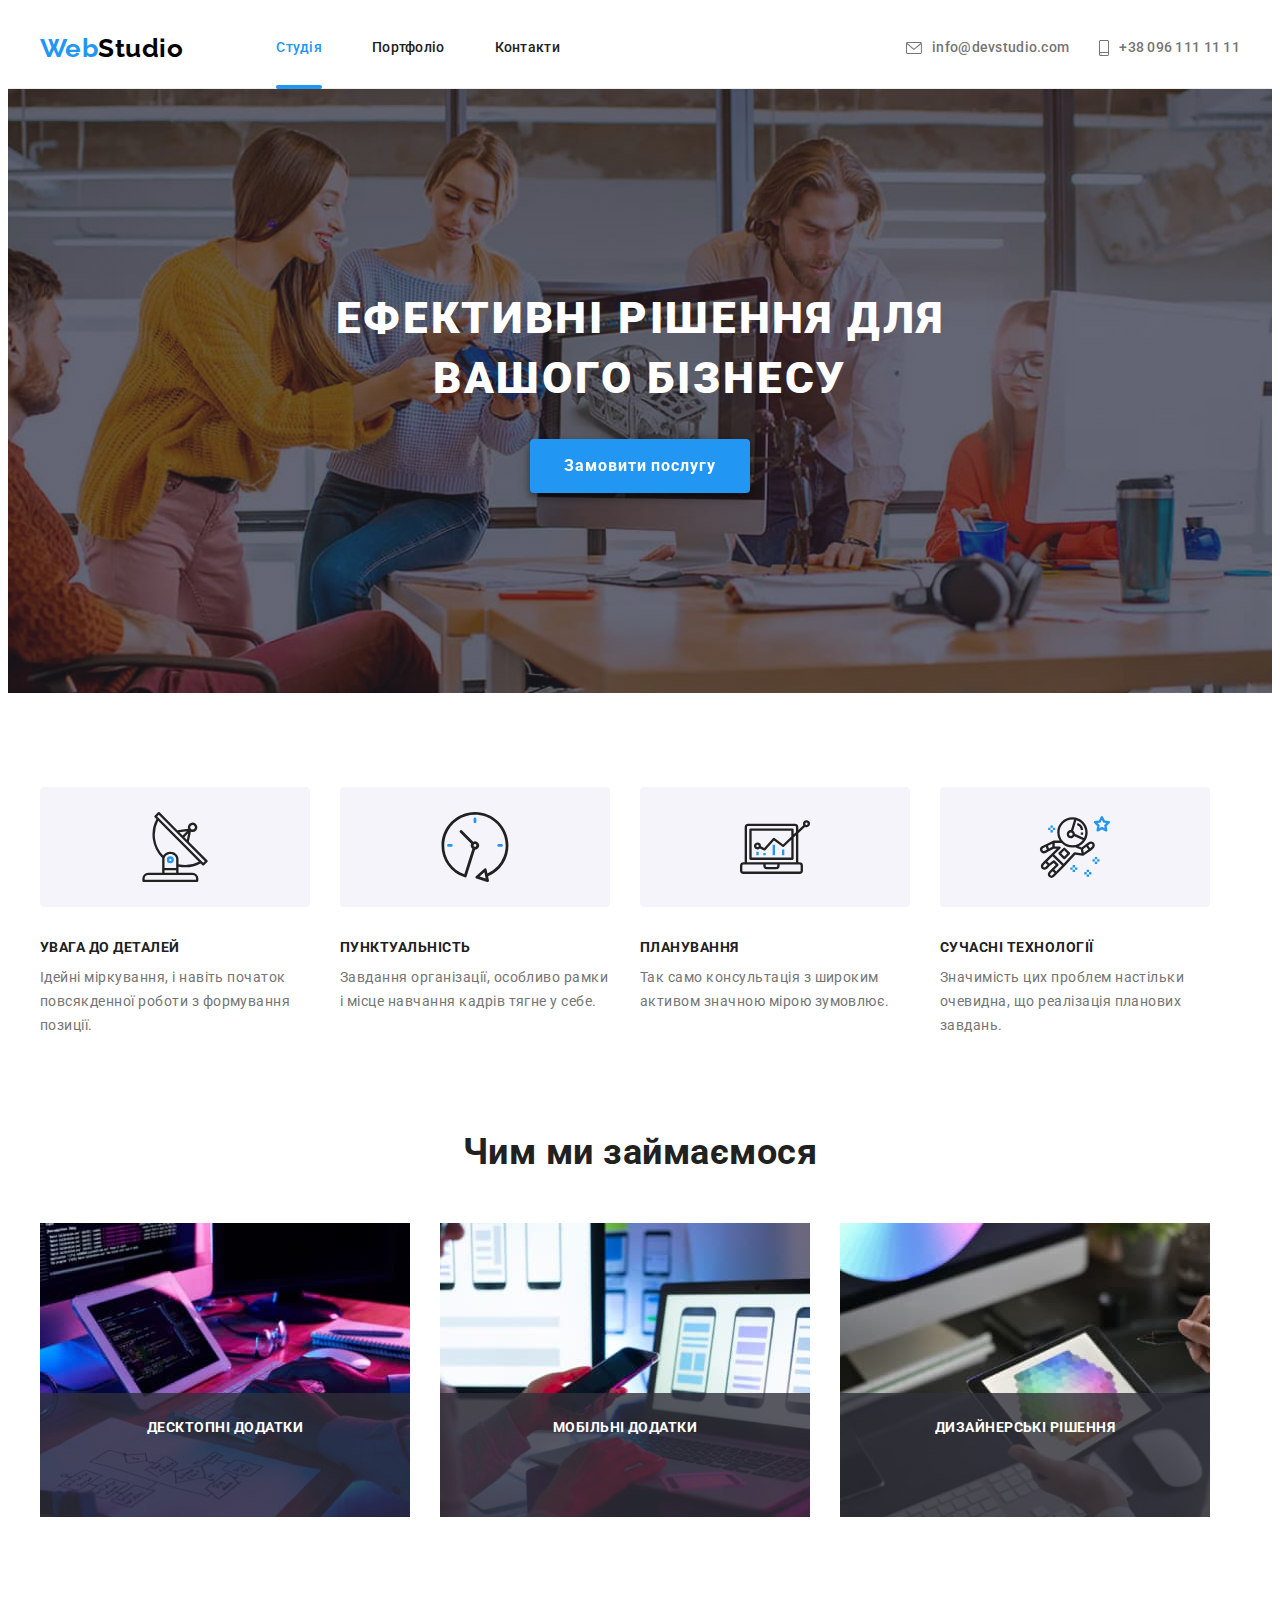
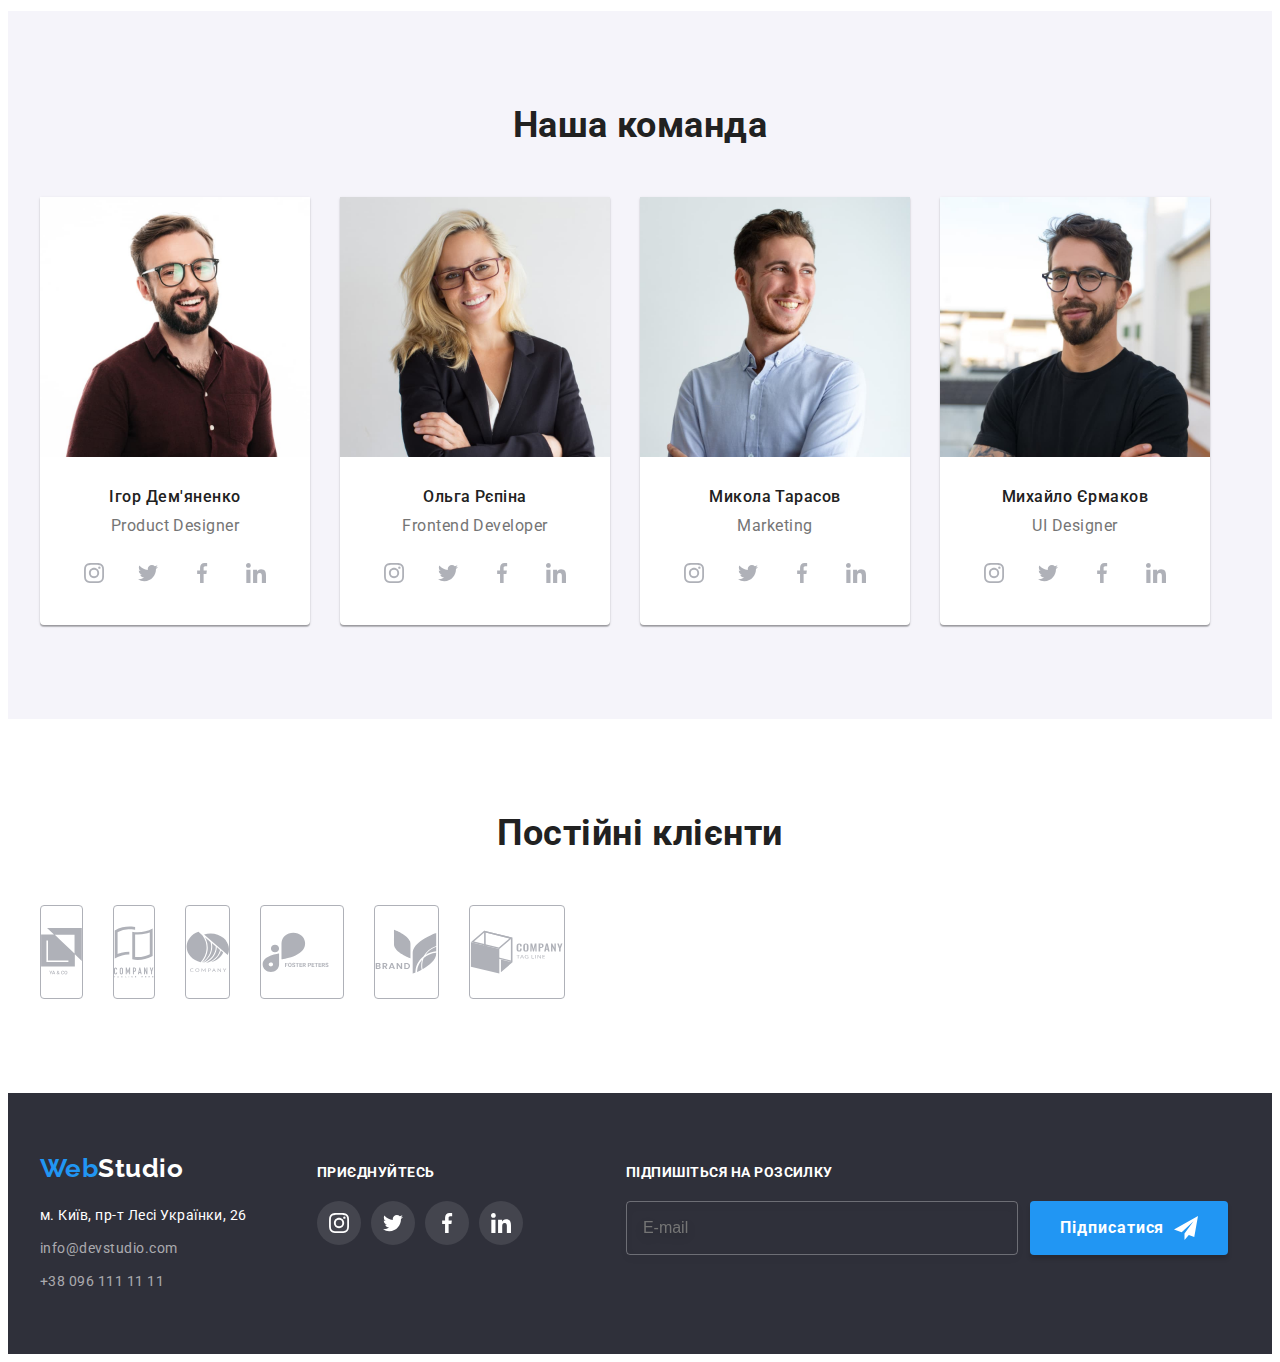
<file: index.html>
<!DOCTYPE html>
<html lang="uk">
  <head>
    <meta charset="UTF-8" />
    <meta http-equiv="X-UA-Compatible" content="IE=edge" />
    <meta name="viewport" content="width=device-width, initial-scale=1.0" />
    <title>WebStudio</title>
    <link
      href="https://fonts.googleapis.com/css2?family=Raleway:wght@700&family=Roboto:wght@400;500;700;900&display=swap"
      rel="stylesheet"
    />
    <link
      rel="stylesheet"
      href="https://cdnjs.cloudflare.com/ajax/libs/modern-normalize/1.1.0/modern-normalize.min.css"
      integrity="sha512-wpPYUAdjBVSE4KJnH1VR1HeZfpl1ub8YT/NKx4PuQ5NmX2tKuGu6U/JRp5y+Y8XG2tV+wKQpNHVUX03MfMFn9Q=="
      crossorigin="anonymous"
      referrerpolicy="no-referrer"
    />
    <link rel="stylesheet" href="./css/styles.css" />
  </head>
  <body>
    <!-- header -->

    <header class="header">
      <div class="container header-container">
        <a href="/" class="logo" lang="en"> <span class="accent">Web</span>Studio</a>
        <nav>
          <ul class="nav-list">
            <li><a href="/" class="nav-link current">Студія</a></li>
            <li><a href="./portfolio.html" class="nav-link">Портфоліо</a></li>
            <li><a href="#" class="nav-link">Контакти</a></li>
          </ul>
        </nav>
        <ul class="contact">
          <li>
            <a href="mailto:info@devstudio.com" class="contact-link">
              <svg class="contact-icon" width="16" height="12">
                <use href="./images/symbol-defs.svg#icon-envelope"></use>
              </svg>
              info@devstudio.com</a
            >
          </li>
          <li>
            <a href="tel:+380961111111" class="contact-link">
              <svg class="contact-icon" width="10" height="16">
                <use href="./images/symbol-defs.svg#icon-smartphone"></use>
              </svg>
              +38 096 111 11 11</a
            >
          </li>
        </ul>
      </div>
    </header>
    <main>
      <!-- hero -->

      <section class="hero">
        <div class="container">
          <h1 class="hero-title">Ефективні рішення для вашого бізнесу</h1>
          <button type="button" class="button" data-modal-open>Замовити послугу</button>
        </div>
      </section>

      <!-- feature  -->

      <section class="feature-section">
        <div class="container">
          <h2 class="visually-hidden">Наші відмінності</h2>
          <ul class="feature-list">
            <li class="feature-item">
              <div class="feature-container">
                <svg class="feature-icon" width="65,32" height="70">
                  <use href="./images/symbol-defs.svg#icon-antenna"></use>
                </svg>
              </div>
              <h3 class="feature-title">Увага до деталей</h3>
              <p class="feature-text">
                Ідейні міркування, і навіть початок повсякденної роботи з формування позиції.
              </p>
            </li>
            <li class="feature-item">
              <div class="feature-container">
                <svg class="feature-icon" width="65,32" height="70">
                  <use href="./images/symbol-defs.svg#icon-clock"></use>
                </svg>
              </div>
              <h3 class="feature-title">Пунктуальність</h3>
              <p class="feature-text">
                Завдання організації, особливо рамки і місце навчання кадрів тягне у себе.
              </p>
            </li>
            <li class="feature-item">
              <div class="feature-container">
                <svg class="feature-icon" width="65,32" height="70">
                  <use href="./images/symbol-defs.svg#icon-diagram"></use>
                </svg>
              </div>
              <h3 class="feature-title">Планування</h3>
              <p class="feature-text">
                Так само консультація з широким активом значною мірою зумовлює.
              </p>
            </li>
            <li class="feature-item">
              <div class="feature-container">
                <svg class="feature-icon" width="65,32" height="70">
                  <use href="./images/symbol-defs.svg#icon-astronaut"></use>
                </svg>
              </div>
              <h3 class="feature-title">Сучасні технології</h3>
              <p class="feature-text">
                Значимість цих проблем настільки очевидна, що реалізація планових завдань.
              </p>
            </li>
          </ul>
        </div>
      </section>

      <!-- work -->

      <section class="work-section">
        <div class="container">
          <h2 class="section-title">Чим ми займаємося</h2>
          <ul class="work-list">
            <li class="work-item">
              <img src="./images/img-desktop.jpg" alt="Розробка для десктопів" width="370" />
              <p class="work-top-text">Десктопні додатки</p>
            </li>
            <li class="work-item">
              <img src="./images/img-smartphone.jpg" alt="Розробка для смартфонів" width="370" />
              <p class="work-top-text">Мобільні додатки</p>
            </li>
            <li class="work-item">
              <img src="./images/img-tablet.jpg" alt="Розробка для планшетів" width="370" />
              <p class="work-top-text">Дизайнерські рішення</p>
            </li>
          </ul>
        </div>
      </section>

      <!-- team -->

      <section class="section team">
        <div class="container">
          <h2 class="section-title">Наша команда</h2>
          <ul class="team-list">
            <li class="team-item">
              <img src="./images/img_demyanenko.jpg" alt="фото" width="270" />
              <div class="item-container">
                <h3 class="team-title">Ігор Дем'яненко</h3>
                <p class="team-text" lang="en">Product Designer</p>

                <ul class="team-wrap">
                  <li>
                    <a href="" class="team-link">
                      <svg class="team-icon" width="20" height="20">
                        <use href="./images/symbol-defs.svg#icon-instagram"></use>
                      </svg>
                    </a>
                  </li>
                  <li>
                    <a href="" class="team-link">
                      <svg class="team-icon" width="20" height="20">
                        <use href="./images/symbol-defs.svg#icon-twitter"></use>
                      </svg>
                    </a>
                  </li>
                  <li>
                    <a href="" class="team-link">
                      <svg class="team-icon" width="20" height="20">
                        <use href="./images/symbol-defs.svg#icon-facebook"></use>
                      </svg>
                    </a>
                  </li>
                  <li>
                    <a href="" class="team-link">
                      <svg class="team-icon" width="20" height="20">
                        <use href="./images/symbol-defs.svg#icon-linkedin"></use>
                      </svg>
                    </a>
                  </li>
                </ul>
              </div>
            </li>
            <li class="team-item">
              <img src="./images/img_repina.jpg" alt="фото" width="270" />
              <div class="item-container">
                <h3 class="team-title">Ольга Рєпіна</h3>
                <p class="team-text" lang="en">Frontend Developer</p>
                <ul class="team-wrap">
                  <li>
                    <a href="" class="team-link">
                      <svg class="team-icon" width="20" height="20">
                        <use href="./images/symbol-defs.svg#icon-instagram"></use>
                      </svg>
                    </a>
                  </li>
                  <li>
                    <a href="" class="team-link">
                      <svg class="team-icon" width="20" height="20">
                        <use href="./images/symbol-defs.svg#icon-twitter"></use>
                      </svg>
                    </a>
                  </li>
                  <li>
                    <a href="" class="team-link">
                      <svg class="team-icon" width="20" height="20">
                        <use href="./images/symbol-defs.svg#icon-facebook"></use>
                      </svg>
                    </a>
                  </li>
                  <li>
                    <a href="" class="team-link">
                      <svg class="team-icon" width="20" height="20">
                        <use href="./images/symbol-defs.svg#icon-linkedin"></use>
                      </svg>
                    </a>
                  </li>
                </ul>
              </div>
            </li>
            <li class="team-item">
              <img src="./images/img_tarasov.jpg" alt="фото" width="270" />
              <div class="item-container">
                <h3 class="team-title">Микола Тарасов</h3>
                <p class="team-text" lang="en">Marketing</p>
                <ul class="team-wrap">
                  <li>
                    <a href="" class="team-link">
                      <svg class="team-icon" width="20" height="20">
                        <use href="./images/symbol-defs.svg#icon-instagram"></use>
                      </svg>
                    </a>
                  </li>
                  <li>
                    <a href="" class="team-link">
                      <svg class="team-icon" width="20" height="20">
                        <use href="./images/symbol-defs.svg#icon-twitter"></use>
                      </svg>
                    </a>
                  </li>
                  <li>
                    <a href="" class="team-link">
                      <svg class="team-icon" width="20" height="20">
                        <use href="./images/symbol-defs.svg#icon-facebook"></use>
                      </svg>
                    </a>
                  </li>
                  <li>
                    <a href="" class="team-link">
                      <svg class="team-icon" width="20" height="20">
                        <use href="./images/symbol-defs.svg#icon-linkedin"></use>
                      </svg>
                    </a>
                  </li>
                </ul>
              </div>
            </li>
            <li class="team-item">
              <img src="./images/img_yermakov.jpg" alt="фото" width="270" />
              <div class="item-container">
                <h3 class="team-title">Михайло Єрмаков</h3>
                <p class="team-text" lang="en">UI Designer</p>
                <ul class="team-wrap">
                  <li>
                    <a href="" class="team-link">
                      <svg class="team-icon" width="20" height="20">
                        <use href="./images/symbol-defs.svg#icon-instagram"></use>
                      </svg>
                    </a>
                  </li>
                  <li>
                    <a href="" class="team-link">
                      <svg class="team-icon" width="20" height="20">
                        <use href="./images/symbol-defs.svg#icon-twitter"></use>
                      </svg>
                    </a>
                  </li>
                  <li>
                    <a href="" class="team-link">
                      <svg class="team-icon" width="20" height="20">
                        <use href="./images/symbol-defs.svg#icon-facebook"></use>
                      </svg>
                    </a>
                  </li>
                  <li>
                    <a href="" class="team-link">
                      <svg class="team-icon" width="20" height="20">
                        <use href="./images/symbol-defs.svg#icon-linkedin"></use>
                      </svg>
                    </a>
                  </li>
                </ul>
              </div>
            </li>
          </ul>
        </div>
      </section>

      <!-- clients -->

      <section class="section">
        <div class="container">
          <h2 class="section-title">Постійні клієнти</h2>
          <ul class="clients-list">
            <li class="clients-item">
              <a href="" class="clients-link">
                <svg class="clients-icon" width="41" height="46.7">
                  <use href="./images/symbol-defs.svg#icon-group1"></use>
                </svg>
              </a>
            </li>

            <li class="clients-item">
              <a href="" class="clients-link">
                <svg class="clients-icon" width="40" height="52">
                  <use href="./images/symbol-defs.svg#icon-group2"></use>
                </svg>
              </a>
            </li>

            <li class="clients-item">
              <a href="" class="clients-link">
                <svg class="clients-icon" width="43.46" height="41.18">
                  <use href="./images/symbol-defs.svg#icon-group3"></use>
                </svg>
              </a>
            </li>

            <li class="clients-item">
              <a href="" class="clients-link">
                <svg class="clients-icon" width="82" height="40.62">
                  <use href="./images/symbol-defs.svg#icon-group4"></use>
                </svg>
              </a>
            </li>

            <li class="clients-item">
              <a href="" class="clients-link">
                <svg class="clients-icon" width="62.54" height="45.43">
                  <use href="./images/symbol-defs.svg#icon-group5"></use>
                </svg>
              </a>
            </li>

            <li class="clients-item">
              <a href="" class="clients-link">
                <svg class="clients-icon" width="93.79" height="43.93">
                  <use href="./images/symbol-defs.svg#icon-group6"></use>
                </svg>
              </a>
            </li>
          </ul>
        </div>
      </section>
    </main>

    <!-- footer -->

    <footer class="footer">
      <div class="container footer-container">
        <div class="footer-nav">
          <a href="/" class="footer-logo" lang="en"> <span class="accent">Web</span>Studio</a>
          <address>
            <ul class="footer-list">
              <li class="footer-item">
                <a
                  href="https://goo.gl/maps/69WywQQbBE9aWxEn9"
                  target="_blank"
                  rel="noreferrer noopener nofollow"
                  class="footer-address"
                >
                  м. Київ, пр-т Лесі Українки, 26
                </a>
              </li>
              <li class="footer-item">
                <a href="mailto:info@devstudio.com" class="footer-link">info@devstudio.com </a>
              </li>
              <li class="footer-item">
                <a href="tel:+380961111111" class="footer-link">+38 096 111 11 11 </a>
              </li>
            </ul>
          </address>
        </div>
        <div class="footer-socials">
          <p class="socials-text">Приєднуйтесь</p>

          <ul class="socials-wrap">
            <li>
              <a href="" class="socials-link">
                <svg class="socials-icon" width="20" height="20">
                  <use href="./images/symbol-defs.svg#icon-instagram"></use>
                </svg>
              </a>
            </li>
            <li>
              <a href="" class="socials-link">
                <svg class="socials-icon" width="20" height="20">
                  <use href="./images/symbol-defs.svg#icon-twitter"></use>
                </svg>
              </a>
            </li>
            <li>
              <a href="" class="socials-link">
                <svg class="socials-icon" width="20" height="20">
                  <use href="./images/symbol-defs.svg#icon-facebook"></use>
                </svg>
              </a>
            </li>
            <li>
              <a href="" class="socials-link">
                <svg class="socials-icon" width="20" height="20">
                  <use href="./images/symbol-defs.svg#icon-linkedin"></use>
                </svg>
              </a>
            </li>
          </ul>
        </div>
        <div class="footer-field">
          <p class="subscribe-text">Підпишіться на розсилку</p>
          <form class="footer-form">
            <input type="email" class="footer-input" name="user-email" placeholder="E-mail" />
            <button type="submit" class="footer-btn">
              Підписатися
              <svg class="send-icon" width="24" height="24">
                <use href="./images/symbol-defs.svg#icon-send"></use>
              </svg>
            </button>
          </form>
        </div>
      </div>
    </footer>

    <!-- modal window -->

    <div class="backdrop is-hidden" data-modal>
      <div class="modal">
        <button type="button" class="modal-btn" data-modal-close>
          <svg class="modal-close-icon" width="18" height="18">
            <use href="./images/symbol-defs.svg#icon-close"></use>
          </svg>
        </button>
        <p class="modal-title">Залиште свої дані, ми вам передзвонимо</p>
        <form>
          <div class="modal-field">
            <label for="user-name"><span class="modal-label-text">Ім'я</span></label>
            <div class="input-wrap">
              <input type="text" class="modal-input" name="user-name" id="user-name" />
              <svg class="modal-input-icon" width="18" height="18">
                <use href="./images/symbol-defs.svg#icon-person"></use>
              </svg>
            </div>
          </div>
          <div class="modal-field">
            <label for="user-tel"><span class="modal-label-text">Телефон</span></label>
            <div class="input-wrap">
              <input type="tel" class="modal-input" name="user-tel" id="user-tel" />
              <svg class="modal-input-icon" width="18" height="18">
                <use href="./images/symbol-defs.svg#icon-phone"></use>
              </svg>
            </div>
          </div>
          <div class="modal-field">
            <label for="user-email"><span class="modal-label-text">Пошта</span></label>
            <div class="input-wrap">
              <input type="email" class="modal-input" name="user-email" id="user-email" />
              <svg class="modal-input-icon" width="18" height="18">
                <use href="./images/symbol-defs.svg#icon-email"></use>
              </svg>
            </div>
          </div>
          <div class="comment-field">
            <label for="user-text" class="modal-label-text">Коментар</label>
            <textarea
              name="user-text"
              id="user-text"
              class="modal-comment"
              placeholder="Введіть текст"
            ></textarea>
          </div>
          <div class="check-field">
            <input
              type="checkbox"
              class="input-check visually-hidden"
              name="privacy"
              id="privacy"
            />
            <label for="privacy" class="check-text">
              <span>
                <svg class="check-icon" width="16" height="15">
                  <use href="./images/symbol-defs.svg#icon-vector"></use>
                </svg>
              </span>
              Погоджуюся з розсилкою та приймаю
              <a href="/" class="check-link"> Умови договору</a></label
            >
          </div>
          <button type="submit" class="submit-btn">Відправити</button>
        </form>
      </div>
    </div>
    <script src="./js/modal.js"></script>
  </body>
</html>
</file>
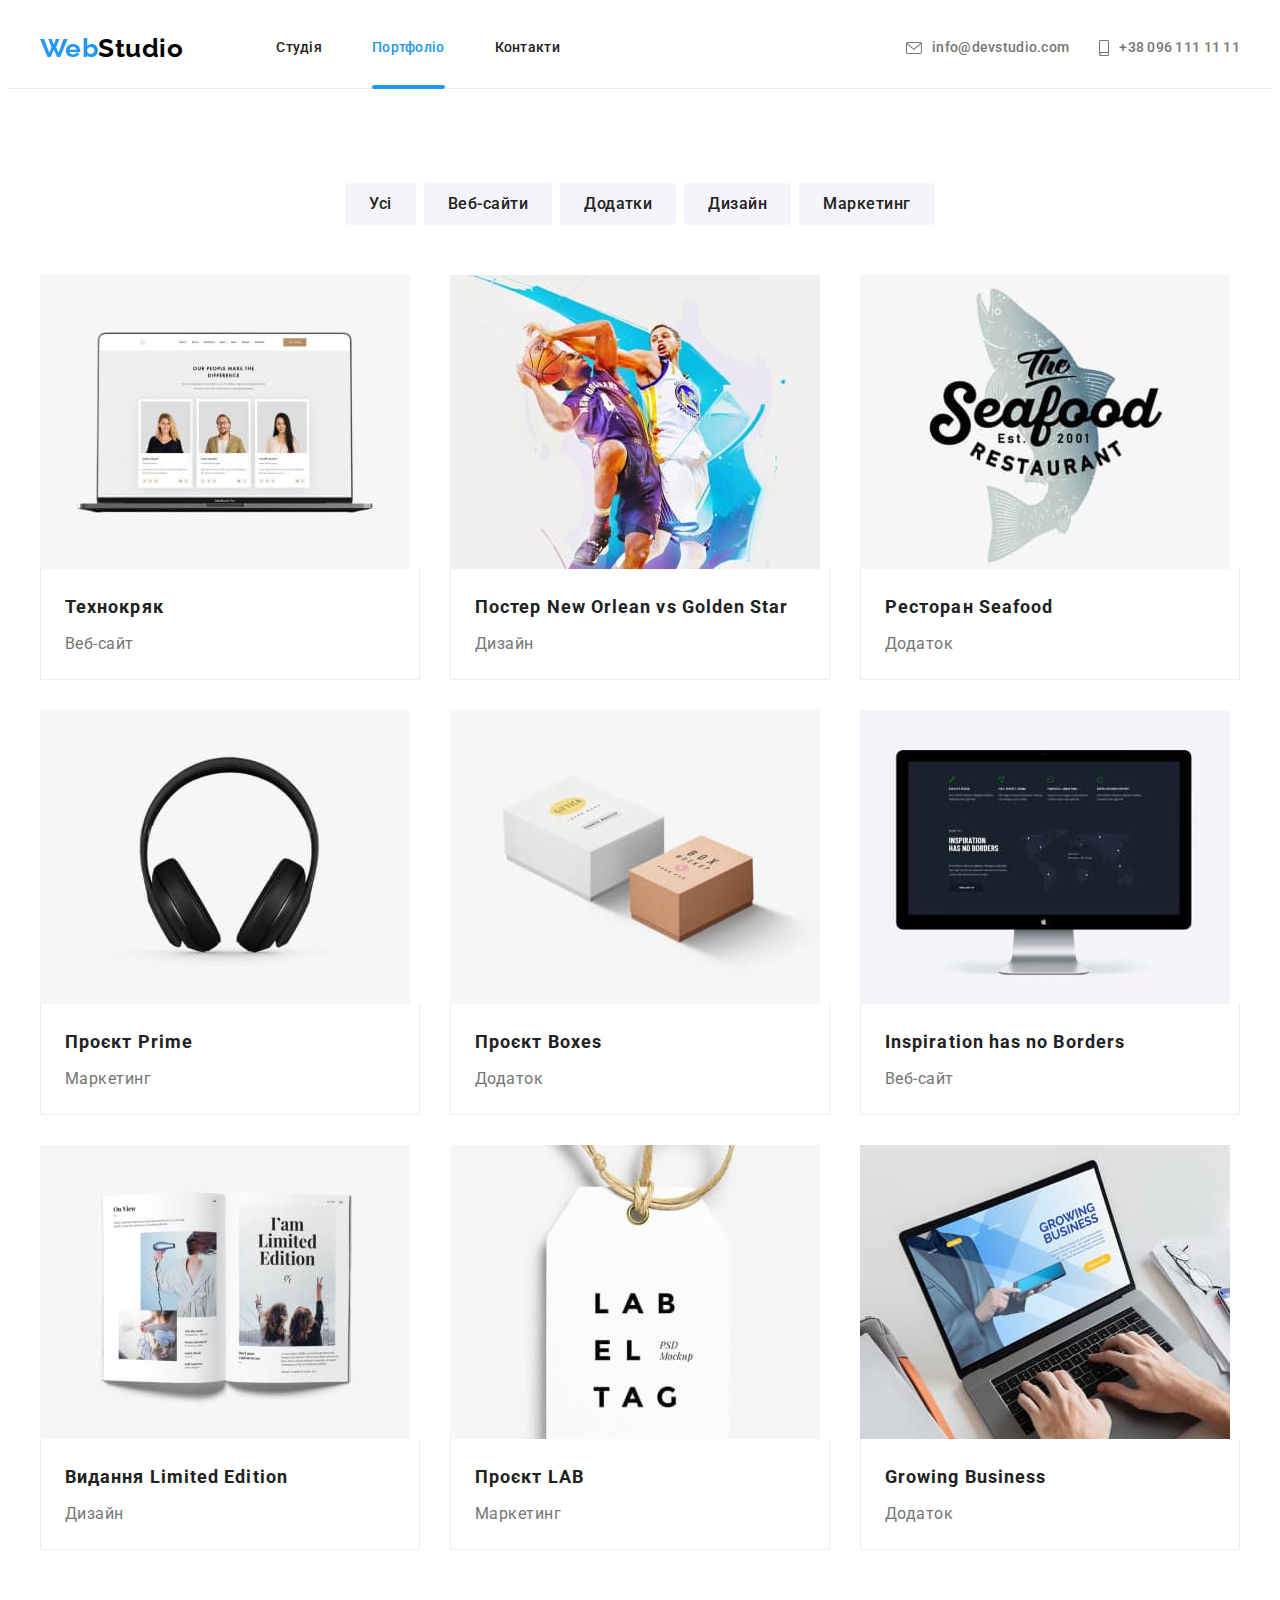
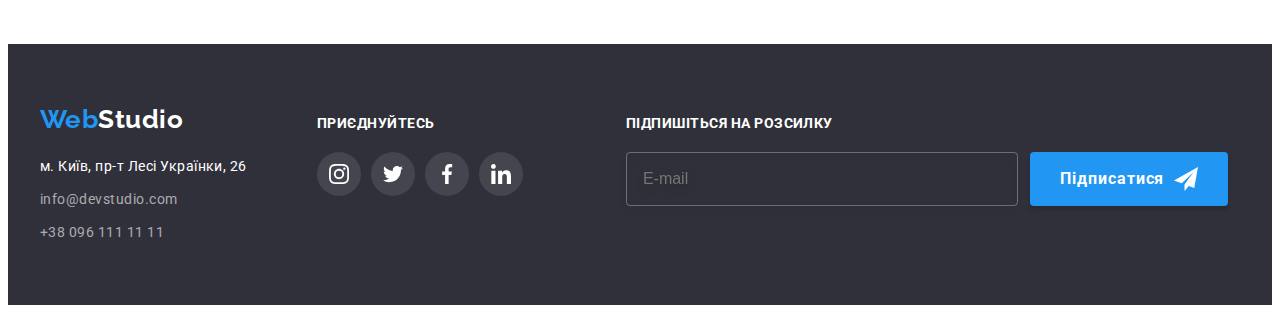
<file: portfolio.html>
<!DOCTYPE html>
<html lang="uk">
  <head>
    <meta charset="UTF-8" />
    <meta http-equiv="X-UA-Compatible" content="IE=edge" />
    <meta name="viewport" content="width=device-width, initial-scale=1.0" />
    <title>WebStudio</title>
    <link
      href="https://fonts.googleapis.com/css2?family=Raleway:wght@700&family=Roboto:wght@400;500;700;900&display=swap"
      rel="stylesheet"
    />
    <link
      rel="stylesheet"
      href="https://cdnjs.cloudflare.com/ajax/libs/modern-normalize/1.1.0/modern-normalize.min.css"
      integrity="sha512-wpPYUAdjBVSE4KJnH1VR1HeZfpl1ub8YT/NKx4PuQ5NmX2tKuGu6U/JRp5y+Y8XG2tV+wKQpNHVUX03MfMFn9Q=="
      crossorigin="anonymous"
      referrerpolicy="no-referrer"
    />
    <link rel="stylesheet" href="./css/styles.css" />
  </head>
  <body>
    <!-- header -->

    <header class="header">
      <div class="container header-container">
        <a href="./index.html" class="logo" lang="en"> <span class="accent">Web</span>Studio</a>
        <nav>
          <ul class="nav-list">
            <li><a href="./index.html" class="nav-link">Студія</a></li>
            <li><a href="/" class="nav-link current">Портфоліо</a></li>
            <li><a href="#" class="nav-link">Контакти</a></li>
          </ul>
        </nav>
        <ul class="contact">
          <li>
            <a href="mailto:info@devstudio.com" class="contact-link">
              <svg class="contact-icon" width="16" height="12">
                <use href="./images/symbol-defs.svg#icon-envelope"></use>
              </svg>
              info@devstudio.com</a
            >
          </li>
          <li>
            <a href="tel:+380961111111" class="contact-link">
              <svg class="contact-icon" width="10" height="16">
                <use href="./images/symbol-defs.svg#icon-smartphone"></use>
              </svg>
              +38 096 111 11 11</a
            >
          </li>
        </ul>
      </div>
    </header>
    <main>
      <!-- portfolio buttons -->

      <section class="section">
        <div class="container">
          <h1 class="visually-hidden">Портфоліо</h1>
          <ul class="portfolio-list">
            <li><button type="button" class="portfolio-button">Усі</button></li>
            <li><button type="button" class="portfolio-button">Веб-сайти</button></li>
            <li><button type="button" class="portfolio-button">Додатки</button></li>
            <li><button type="button" class="portfolio-button">Дизайн</button></li>
            <li><button type="button" class="portfolio-button">Маркетинг</button></li>
          </ul>

          <!-- portfolio project cards -->

          <ul class="project-list">
            <li class="project-item">
              <a href="#" class="project-link">
                <div class="project-top-wrap">
                  <img src="./images/img-tekhnokryak.jpg" alt="ноутбук" width="370" />
                  <p class="project-top-text">
                    Ресурс пропонує комплексні пропозиції з різним рівнем функціоналу та сервісів.
                    Все це дозволить відвідувачу отримати вичерпні відомості про компанію чи
                    приватну особу.
                  </p>
                </div>
                <div class="project-container">
                  <h2 class="project-title">Технокряк</h2>
                  <p class="project-text">Веб-сайт</p>
                </div>
              </a>
            </li>
            <li class="project-item">
              <a href="#" class="project-link">
                <div class="project-top-wrap">
                  <img
                    src="./images/img-new-orlean-vs-golden-star.jpg"
                    alt="баскетболісти"
                    width="370"
                  />
                  <p class="project-top-text">
                    Ресурс пропонує комплексні пропозиції з різним рівнем функціоналу та сервісів.
                    Все це дозволить відвідувачу отримати вичерпні відомості про компанію чи
                    приватну особу.
                  </p>
                </div>
                <div class="project-container">
                  <h2 class="project-title">Постер New Orlean vs Golden Star</h2>
                  <p class="project-text">Дизайн</p>
                </div>
              </a>
            </li>
            <li class="project-item">
              <a href="#" class="project-link">
                <div class="project-top-wrap">
                  <img
                    src="./images/img-restaurant-seafood.jpg"
                    alt="логотип ресторану"
                    width="370"
                  />
                  <p class="project-top-text">
                    Ресурс пропонує комплексні пропозиції з різним рівнем функціоналу та сервісів.
                    Все це дозволить відвідувачу отримати вичерпні відомості про компанію чи
                    приватну особу.
                  </p>
                </div>
                <div class="project-container">
                  <h2 class="project-title">Ресторан Seafood</h2>
                  <p class="project-text">Додаток</p>
                </div>
              </a>
            </li>
            <li class="project-item">
              <a href="#" class="project-link">
                <div class="project-top-wrap">
                  <img src="./images/img-project-prime.jpg" alt="навушники" width="370" />
                  <p class="project-top-text">
                    Ресурс пропонує комплексні пропозиції з різним рівнем функціоналу та сервісів.
                    Все це дозволить відвідувачу отримати вичерпні відомості про компанію чи
                    приватну особу.
                  </p>
                </div>
                <div class="project-container">
                  <h2 class="project-title">Проєкт Prime</h2>
                  <p class="project-text">Маркетинг</p>
                </div>
              </a>
            </li>
            <li class="project-item">
              <a href="#" class="project-link">
                <div class="project-top-wrap">
                  <img src="./images/img-project-boxes.jpg" alt="дві коробки" width="370" />
                  <p class="project-top-text">
                    Ресурс пропонує комплексні пропозиції з різним рівнем функціоналу та сервісів.
                    Все це дозволить відвідувачу отримати вичерпні відомості про компанію чи
                    приватну особу.
                  </p>
                </div>
                <div class="project-container">
                  <h2 class="project-title">Проєкт Boxes</h2>
                  <p class="project-text">Додаток</p>
                </div>
              </a>
            </li>
            <li class="project-item">
              <a href="#" class="project-link">
                <div class="project-top-wrap">
                  <img
                    src="./images/img-inspiration-has-no-borders.jpg"
                    alt="монітор"
                    width="370"
                  />
                  <p class="project-top-text">
                    Ресурс пропонує комплексні пропозиції з різним рівнем функціоналу та сервісів.
                    Все це дозволить відвідувачу отримати вичерпні відомості про компанію чи
                    приватну особу.
                  </p>
                </div>
                <div class="project-container">
                  <h2 class="project-title">Inspiration has no Borders</h2>
                  <p class="project-text">Веб-сайт</p>
                </div>
              </a>
            </li>
            <li class="project-item">
              <a href="#" class="project-link">
                <div class="project-top-wrap">
                  <img src="./images/img-limited-edition.jpg" alt="розкритий журнал" width="370" />
                  <p class="project-top-text">
                    Ресурс пропонує комплексні пропозиції з різним рівнем функціоналу та сервісів.
                    Все це дозволить відвідувачу отримати вичерпні відомості про компанію чи
                    приватну особу.
                  </p>
                </div>
                <div class="project-container">
                  <h2 class="project-title">Видання Limited Edition</h2>
                  <p class="project-text">Дизайн</p>
                </div>
              </a>
            </li>
            <li class="project-item">
              <a href="#" class="project-link">
                <div class="project-top-wrap">
                  <img
                    src="./images/img-project-lab.jpg"
                    alt="бірка з назвою проєкту"
                    width="370"
                  />
                  <p class="project-top-text">
                    Ресурс пропонує комплексні пропозиції з різним рівнем функціоналу та сервісів.
                    Все це дозволить відвідувачу отримати вичерпні відомості про компанію чи
                    приватну особу.
                  </p>
                </div>
                <div class="project-container">
                  <h2 class="project-title">Проєкт LAB</h2>
                  <p class="project-text">Маркетинг</p>
                </div>
              </a>
            </li>
            <li class="project-item">
              <a href="#" class="project-link">
                <div class="project-top-wrap">
                  <img
                    src="./images/img-growing-business.jpg"
                    alt="руки людини на клавіатурі ноутбуку"
                    width="370"
                  />
                  <p class="project-top-text">
                    Ресурс пропонує комплексні пропозиції з різним рівнем функціоналу та сервісів.
                    Все це дозволить відвідувачу отримати вичерпні відомості про компанію чи
                    приватну особу.
                  </p>
                </div>
                <div class="project-container">
                  <h2 class="project-title">Growing Business</h2>
                  <p class="project-text">Додаток</p>
                </div>
              </a>
            </li>
          </ul>
        </div>
      </section>
    </main>

    <!-- footer -->

    <footer class="footer">
      <div class="container footer-container">
        <div class="footer-nav">
          <a href="/" class="footer-logo" lang="en"> <span class="accent">Web</span>Studio</a>
          <address>
            <ul class="footer-list">
              <li class="footer-item">
                <a
                  href="https://goo.gl/maps/69WywQQbBE9aWxEn9"
                  target="_blank"
                  rel="noreferrer noopener nofollow"
                  class="footer-address"
                >
                  м. Київ, пр-т Лесі Українки, 26
                </a>
              </li>
              <li class="footer-item">
                <a href="mailto:info@devstudio.com" class="footer-link">info@devstudio.com </a>
              </li>
              <li class="footer-item">
                <a href="tel:+380961111111" class="footer-link">+38 096 111 11 11 </a>
              </li>
            </ul>
          </address>
        </div>
        <div class="footer-socials">
          <p class="socials-text">Приєднуйтесь</p>

          <ul class="socials-wrap">
            <li>
              <a href="" class="socials-link">
                <svg class="socials-icon" width="20" height="20">
                  <use href="./images/symbol-defs.svg#icon-instagram"></use>
                </svg>
              </a>
            </li>
            <li>
              <a href="" class="socials-link">
                <svg class="socials-icon" width="20" height="20">
                  <use href="./images/symbol-defs.svg#icon-twitter"></use>
                </svg>
              </a>
            </li>
            <li>
              <a href="" class="socials-link">
                <svg class="socials-icon" width="20" height="20">
                  <use href="./images/symbol-defs.svg#icon-facebook"></use>
                </svg>
              </a>
            </li>
            <li>
              <a href="" class="socials-link">
                <svg class="socials-icon" width="20" height="20">
                  <use href="./images/symbol-defs.svg#icon-linkedin"></use>
                </svg>
              </a>
            </li>
          </ul>
        </div>
        <div class="footer-field">
          <p class="subscribe-text">Підпишіться на розсилку</p>
          <form class="footer-form">
            <input type="email" class="footer-input" name="user-email" placeholder="E-mail" />
            <button type="submit" class="footer-btn">
              Підписатися
              <svg class="send-icon" width="24" height="24">
                <use href="./images/symbol-defs.svg#icon-send"></use>
              </svg>
            </button>
          </form>
        </div>
      </div>
    </footer>
  </body>
</html>
</file>
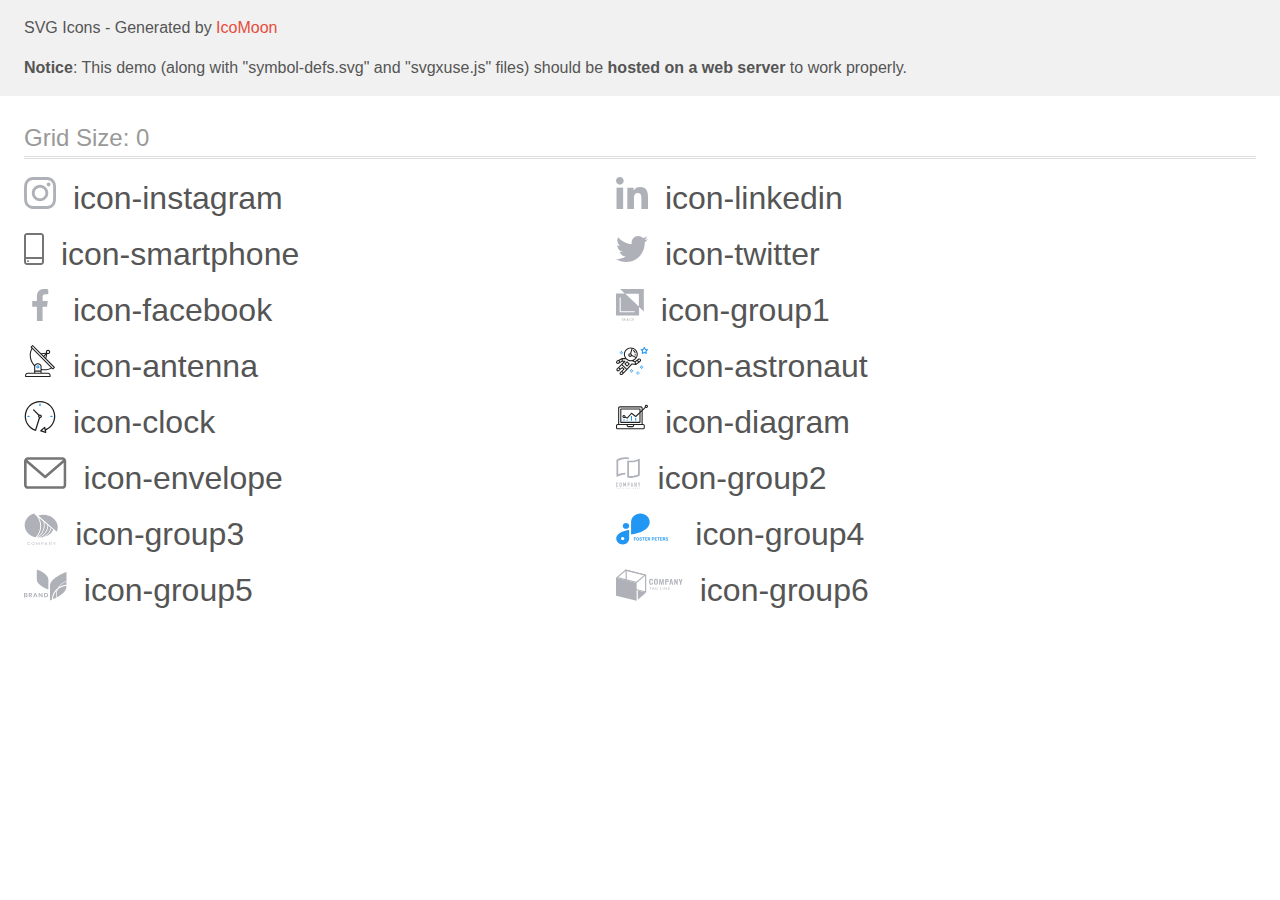
<file: images/svg-defs/demo-external-svg.html>
<!doctype html>
<html>
<head>
    <title>IcoMoon - SVG Icons</title>
    <meta charset="utf-8">
    <meta name="viewport" content="width=device-width, initial-scale=1">
    <link rel="stylesheet" href="demo-files/demo.css">
    <link rel="stylesheet" href="style.css">
</head>
<body>
<header class="bgc1 clearfix">
<div class="mhl">
    <p>SVG Icons - Generated by <a href="https://icomoon.io/app">IcoMoon</a></p><p><strong>Notice</strong>: This demo (along with "symbol-defs.svg" and "svgxuse.js" files) should be <b>hosted on a web server</b> to work properly.</p>
</div>
</header>
    <div class="clearfix mhl ptl">
        <h1 class="mvm mtn fgc1">Grid Size: 0</h1>
        <div class="glyph fs1">
            <div class="clearfix pbs">
                <svg class="icon icon-instagram"><use xlink:href="symbol-defs.svg#icon-instagram"></use></svg><span class="name"> icon-instagram</span>
            </div>
        </div>
        <div class="glyph fs1">
            <div class="clearfix pbs">
                <svg class="icon icon-linkedin"><use xlink:href="symbol-defs.svg#icon-linkedin"></use></svg><span class="name"> icon-linkedin</span>
            </div>
        </div>
        <div class="glyph fs1">
            <div class="clearfix pbs">
                <svg class="icon icon-smartphone"><use xlink:href="symbol-defs.svg#icon-smartphone"></use></svg><span class="name"> icon-smartphone</span>
            </div>
        </div>
        <div class="glyph fs1">
            <div class="clearfix pbs">
                <svg class="icon icon-twitter"><use xlink:href="symbol-defs.svg#icon-twitter"></use></svg><span class="name"> icon-twitter</span>
            </div>
        </div>
        <div class="glyph fs1">
            <div class="clearfix pbs">
                <svg class="icon icon-facebook"><use xlink:href="symbol-defs.svg#icon-facebook"></use></svg><span class="name"> icon-facebook</span>
            </div>
        </div>
        <div class="glyph fs1">
            <div class="clearfix pbs">
                <svg class="icon icon-group1"><use xlink:href="symbol-defs.svg#icon-group1"></use></svg><span class="name"> icon-group1</span>
            </div>
        </div>
        <div class="glyph fs1">
            <div class="clearfix pbs">
                <svg class="icon icon-antenna"><use xlink:href="symbol-defs.svg#icon-antenna"></use></svg><span class="name"> icon-antenna</span>
            </div>
        </div>
        <div class="glyph fs1">
            <div class="clearfix pbs">
                <svg class="icon icon-astronaut"><use xlink:href="symbol-defs.svg#icon-astronaut"></use></svg><span class="name"> icon-astronaut</span>
            </div>
        </div>
        <div class="glyph fs1">
            <div class="clearfix pbs">
                <svg class="icon icon-clock"><use xlink:href="symbol-defs.svg#icon-clock"></use></svg><span class="name"> icon-clock</span>
            </div>
        </div>
        <div class="glyph fs1">
            <div class="clearfix pbs">
                <svg class="icon icon-diagram"><use xlink:href="symbol-defs.svg#icon-diagram"></use></svg><span class="name"> icon-diagram</span>
            </div>
        </div>
        <div class="glyph fs1">
            <div class="clearfix pbs">
                <svg class="icon icon-envelope"><use xlink:href="symbol-defs.svg#icon-envelope"></use></svg><span class="name"> icon-envelope</span>
            </div>
        </div>
        <div class="glyph fs1">
            <div class="clearfix pbs">
                <svg class="icon icon-group2"><use xlink:href="symbol-defs.svg#icon-group2"></use></svg><span class="name"> icon-group2</span>
            </div>
        </div>
        <div class="glyph fs1">
            <div class="clearfix pbs">
                <svg class="icon icon-group3"><use xlink:href="symbol-defs.svg#icon-group3"></use></svg><span class="name"> icon-group3</span>
            </div>
        </div>
        <div class="glyph fs1">
            <div class="clearfix pbs">
                <svg class="icon icon-group4"><use xlink:href="symbol-defs.svg#icon-group4"></use></svg><span class="name"> icon-group4</span>
            </div>
        </div>
        <div class="glyph fs1">
            <div class="clearfix pbs">
                <svg class="icon icon-group5"><use xlink:href="symbol-defs.svg#icon-group5"></use></svg><span class="name"> icon-group5</span>
            </div>
        </div>
        <div class="glyph fs1">
            <div class="clearfix pbs">
                <svg class="icon icon-group6"><use xlink:href="symbol-defs.svg#icon-group6"></use></svg><span class="name"> icon-group6</span>
            </div>
        </div>
  </div>
<script defer src="svgxuse.js"></script>
</body>
</html>
</file>
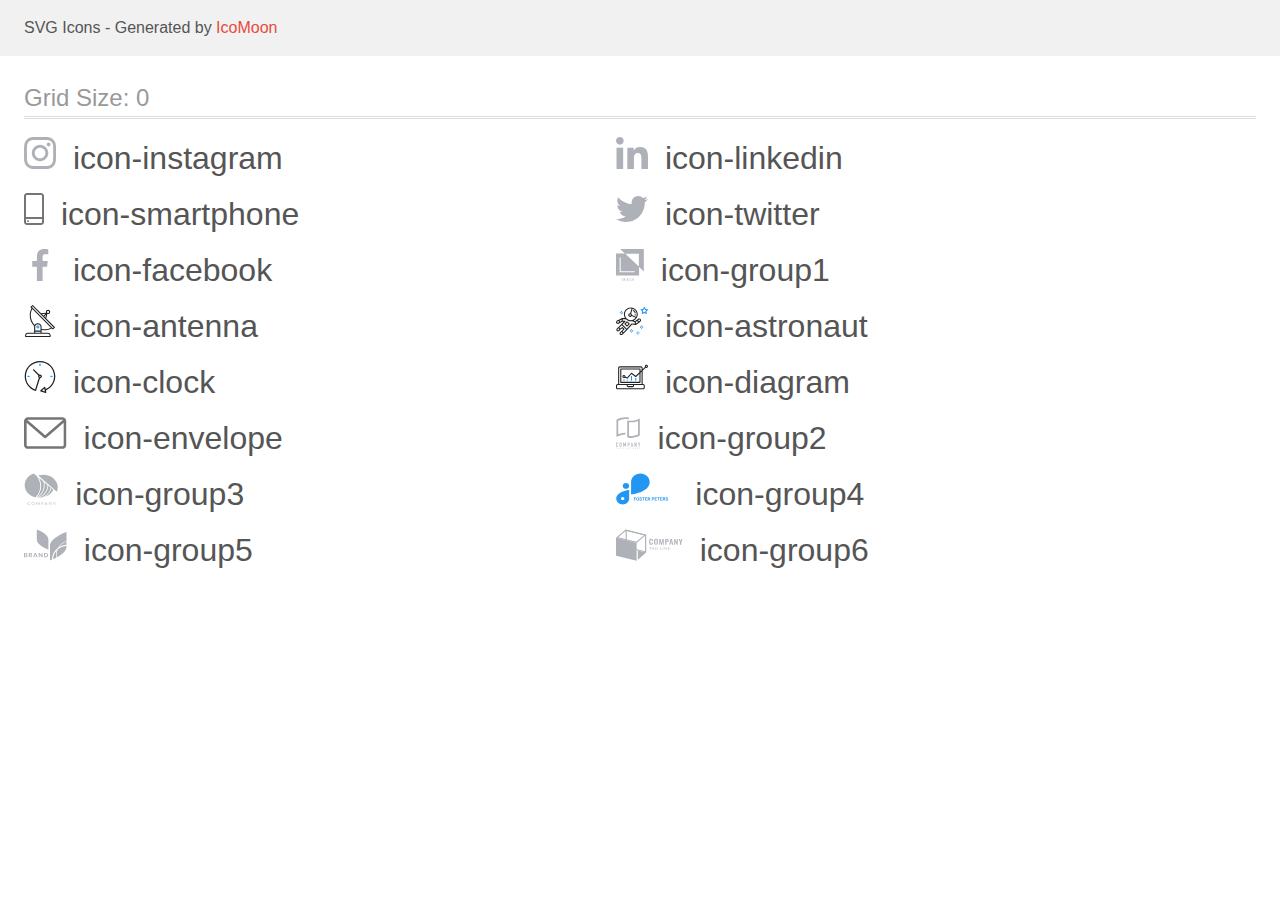
<file: images/svg-defs/demo.html>
<!doctype html>
<html>
<head>
    <title>IcoMoon - SVG Icons</title>
    <meta charset="utf-8">
    <meta name="viewport" content="width=device-width, initial-scale=1">
    <link rel="stylesheet" href="demo-files/demo.css">
    <link rel="stylesheet" href="style.css">
</head>
<body>
<svg aria-hidden="true" style="position: absolute; width: 0; height: 0; overflow: hidden;" version="1.1" xmlns="http://www.w3.org/2000/svg" xmlns:xlink="http://www.w3.org/1999/xlink">
<defs>
<symbol id="icon-instagram" viewBox="0 0 32 32">
<path fill="#afb1b8" style="fill: var(--color1, #afb1b8)" d="M31.969 9.408c-0.075-1.7-0.35-2.869-0.744-3.882-0.406-1.075-1.032-2.038-1.851-2.838-0.8-0.813-1.769-1.444-2.832-1.844-1.019-0.394-2.182-0.669-3.882-0.744-1.713-0.081-2.257-0.1-6.601-0.1s-4.888 0.019-6.595 0.094c-1.7 0.075-2.869 0.35-3.882 0.744-1.075 0.406-2.038 1.031-2.838 1.85-0.813 0.8-1.444 1.769-1.844 2.832-0.394 1.019-0.669 2.182-0.744 3.882-0.081 1.713-0.1 2.257-0.1 6.601s0.019 4.888 0.094 6.595c0.075 1.7 0.35 2.869 0.744 3.882 0.406 1.075 1.038 2.038 1.85 2.838 0.8 0.813 1.769 1.444 2.832 1.844 1.019 0.394 2.182 0.669 3.882 0.744 1.706 0.075 2.25 0.094 6.595 0.094s4.888-0.019 6.595-0.094c1.7-0.075 2.869-0.35 3.882-0.744 2.151-0.832 3.851-2.532 4.682-4.682 0.394-1.019 0.669-2.182 0.744-3.882 0.075-1.707 0.094-2.251 0.094-6.595s-0.006-4.888-0.081-6.595zM29.087 22.473c-0.069 1.563-0.331 2.407-0.55 2.969-0.538 1.394-1.644 2.5-3.038 3.038-0.563 0.219-1.413 0.481-2.969 0.55-1.688 0.075-2.194 0.094-6.464 0.094s-4.782-0.019-6.464-0.094c-1.563-0.069-2.407-0.331-2.969-0.55-0.694-0.256-1.325-0.663-1.838-1.194-0.531-0.519-0.938-1.144-1.194-1.838-0.219-0.563-0.481-1.413-0.55-2.969-0.075-1.688-0.094-2.194-0.094-6.464s0.019-4.782 0.094-6.464c0.069-1.563 0.331-2.407 0.55-2.969 0.256-0.694 0.663-1.325 1.2-1.838 0.519-0.531 1.144-0.938 1.838-1.194 0.563-0.219 1.413-0.481 2.969-0.55 1.688-0.075 2.194-0.094 6.464-0.094 4.276 0 4.782 0.019 6.464 0.094 1.563 0.069 2.407 0.331 2.969 0.55 0.694 0.256 1.325 0.662 1.838 1.194 0.531 0.519 0.938 1.144 1.194 1.838 0.219 0.563 0.481 1.413 0.55 2.969 0.075 1.688 0.094 2.194 0.094 6.464s-0.019 4.77-0.094 6.458z"></path>
<path fill="#afb1b8" style="fill: var(--color1, #afb1b8)" d="M16.059 7.783c-4.538 0-8.22 3.682-8.22 8.22s3.682 8.22 8.22 8.22c4.538 0 8.22-3.682 8.22-8.22s-3.682-8.22-8.22-8.22zM16.059 21.335c-2.944 0-5.332-2.388-5.332-5.332s2.388-5.332 5.332-5.332c2.944 0 5.332 2.388 5.332 5.332s-2.388 5.332-5.332 5.332z"></path>
<path fill="#afb1b8" style="fill: var(--color1, #afb1b8)" d="M26.524 7.458c0 1.060-0.859 1.919-1.919 1.919s-1.919-0.859-1.919-1.919c0-1.060 0.859-1.919 1.919-1.919s1.919 0.859 1.919 1.919z"></path>
</symbol>
<symbol id="icon-linkedin" viewBox="0 0 32 32">
<path fill="#afb1b8" style="fill: var(--color1, #afb1b8)" d="M31.992 32v-0.001h0.008v-11.736c0-5.741-1.236-10.164-7.948-10.164-3.227 0-5.392 1.771-6.276 3.449h-0.093v-2.913h-6.364v21.364h6.627v-10.579c0-2.785 0.528-5.479 3.977-5.479 3.399 0 3.449 3.179 3.449 5.657v10.401h6.62z"></path>
<path fill="#afb1b8" style="fill: var(--color1, #afb1b8)" d="M0.528 10.636h6.635v21.364h-6.635v-21.364z"></path>
<path fill="#afb1b8" style="fill: var(--color1, #afb1b8)" d="M3.843 0c-2.121 0-3.843 1.721-3.843 3.843s1.721 3.879 3.843 3.879c2.121 0 3.843-1.757 3.843-3.879-0.001-2.121-1.723-3.843-3.843-3.843v0z"></path>
</symbol>
<symbol id="icon-smartphone" viewBox="0 0 20 32">
<path fill="#757575" style="fill: var(--color2, #757575)" d="M17 0h-14c-1.654 0-3 1.346-3 3v26c0 1.654 1.346 3 3 3h14c1.654 0 3-1.346 3-3v-26c0-1.654-1.346-3-3-3zM3 2h14c0.552 0 1 0.448 1 1v21h-16v-21c0-0.552 0.448-1 1-1zM17 30h-14c-0.552 0-1-0.448-1-1v-3h16v3c0 0.552-0.448 1-1 1z"></path>
<path fill="#757575" style="fill: var(--color2, #757575)" d="M4.707 27.478c0.391 0.365 0.391 0.956 0 1.321s-1.024 0.365-1.414 0c-0.391-0.365-0.391-0.956 0-1.321s1.024-0.365 1.414 0z"></path>
</symbol>
<symbol id="icon-twitter" viewBox="0 0 32 32">
<path fill="#afb1b8" style="fill: var(--color1, #afb1b8)" d="M32 6.078c-1.19 0.522-2.458 0.868-3.78 1.036 1.36-0.812 2.398-2.088 2.886-3.626-1.268 0.756-2.668 1.29-4.16 1.588-1.204-1.282-2.92-2.076-4.792-2.076-3.632 0-6.556 2.948-6.556 6.562 0 0.52 0.044 1.020 0.152 1.496-5.454-0.266-10.28-2.88-13.522-6.862-0.566 0.982-0.898 2.106-0.898 3.316 0 2.272 1.17 4.286 2.914 5.452-1.054-0.020-2.088-0.326-2.964-0.808 0 0.020 0 0.046 0 0.072 0 3.188 2.274 5.836 5.256 6.446-0.534 0.146-1.116 0.216-1.72 0.216-0.42 0-0.844-0.024-1.242-0.112 0.85 2.598 3.262 4.508 6.13 4.57-2.232 1.746-5.066 2.798-8.134 2.798-0.538 0-1.054-0.024-1.57-0.090 2.906 1.874 6.35 2.944 10.064 2.944 12.072 0 18.672-10 18.672-18.668 0-0.29-0.010-0.57-0.024-0.848 1.302-0.924 2.396-2.078 3.288-3.406z"></path>
</symbol>
<symbol id="icon-facebook" viewBox="0 0 32 32">
<path fill="#afb1b8" style="fill: var(--color1, #afb1b8)" d="M21.329 5.313h2.921v-5.088c-0.504-0.069-2.237-0.225-4.256-0.225-4.212 0-7.097 2.649-7.097 7.519v4.481h-4.648v5.688h4.648v14.312h5.699v-14.311h4.46l0.708-5.688h-5.169v-3.919c0.001-1.644 0.444-2.769 2.735-2.769z"></path>
</symbol>
<symbol id="icon-group1" viewBox="0 0 28 32">
<path fill="#afb1b8" style="fill: var(--color1, #afb1b8)" d="M4.085 0l4.771 4.517-8.856-0.005v21.915h23.149v-8.379l4.766 4.512v-22.559h-23.83zM22.939 17.517l-13.528-12.807h13.528v12.807zM18.739 23.221h-15.076v-14.739h1.066v13.741h14.010v0.998zM7.223 29.344l-0.557 1.147-0.557-1.147h-0.467l0.813 1.529v0.891h0.422v-0.891l0.811-1.529h-0.465zM7.923 31.764l0.196-0.563h0.938l0.198 0.563h0.439l-0.916-2.42h-0.377l-0.914 2.42h0.437zM8.588 29.858l0.351 1.004h-0.701l0.351-1.004zM10.805 30.804c-0.061 0.093-0.091 0.196-0.091 0.307 0 0.204 0.072 0.37 0.214 0.497 0.144 0.126 0.336 0.189 0.575 0.189s0.445-0.065 0.618-0.194l0.136 0.161h0.469l-0.356-0.421c0.14-0.191 0.209-0.435 0.209-0.733h-0.351c0 0.163-0.034 0.311-0.101 0.444l-0.467-0.552 0.165-0.12c0.116-0.084 0.2-0.168 0.251-0.253 0.051-0.085 0.076-0.178 0.076-0.279 0-0.153-0.056-0.281-0.17-0.384-0.112-0.104-0.256-0.156-0.432-0.156-0.195 0-0.35 0.055-0.465 0.166-0.115 0.11-0.173 0.259-0.173 0.449 0 0.078 0.018 0.158 0.055 0.241 0.038 0.083 0.104 0.184 0.198 0.303-0.18 0.129-0.3 0.24-0.361 0.334zM11.897 31.339c-0.119 0.091-0.246 0.136-0.382 0.136-0.121 0-0.217-0.035-0.289-0.105s-0.108-0.161-0.108-0.273c0-0.13 0.067-0.245 0.2-0.346l0.052-0.037 0.529 0.623zM11.463 30.267c-0.114-0.141-0.171-0.258-0.171-0.351 0-0.081 0.023-0.148 0.070-0.201s0.109-0.080 0.188-0.080c0.073 0 0.133 0.023 0.181 0.068 0.048 0.044 0.072 0.098 0.072 0.161 0 0.095-0.034 0.173-0.103 0.234l-0.052 0.042-0.184 0.126zM15.403 31.581c0.166-0.145 0.262-0.347 0.286-0.605h-0.419c-0.022 0.173-0.075 0.296-0.158 0.371s-0.207 0.111-0.372 0.111c-0.181 0-0.318-0.069-0.412-0.206-0.093-0.137-0.14-0.337-0.14-0.598v-0.214c0.002-0.258 0.052-0.454 0.15-0.587 0.099-0.134 0.239-0.201 0.422-0.201 0.157 0 0.277 0.039 0.357 0.116 0.082 0.076 0.133 0.202 0.153 0.376h0.419c-0.027-0.265-0.121-0.47-0.284-0.615s-0.378-0.218-0.645-0.218c-0.198 0-0.373 0.047-0.525 0.141-0.151 0.094-0.267 0.228-0.347 0.402s-0.121 0.375-0.121 0.603v0.226c0.003 0.223 0.045 0.418 0.125 0.587s0.193 0.299 0.339 0.391c0.147 0.091 0.317 0.136 0.51 0.136 0.276 0 0.497-0.072 0.663-0.216zM17.875 31.242c0.082-0.18 0.123-0.388 0.123-0.625v-0.135c-0.001-0.236-0.043-0.443-0.126-0.62-0.083-0.178-0.201-0.315-0.354-0.409-0.152-0.095-0.326-0.143-0.524-0.143s-0.372 0.048-0.525 0.145c-0.152 0.095-0.27 0.233-0.354 0.414-0.083 0.181-0.125 0.389-0.125 0.625v0.136c0.001 0.232 0.043 0.436 0.126 0.613 0.084 0.177 0.203 0.314 0.356 0.411 0.154 0.095 0.329 0.143 0.525 0.143 0.198 0 0.373-0.048 0.525-0.143 0.153-0.096 0.27-0.234 0.352-0.412zM17.424 29.874c0.102 0.143 0.153 0.349 0.153 0.617v0.126c0 0.273-0.050 0.48-0.151 0.622-0.1 0.142-0.243 0.213-0.429 0.213-0.184 0-0.328-0.073-0.432-0.218-0.103-0.145-0.155-0.351-0.155-0.617v-0.14c0.002-0.26 0.054-0.462 0.156-0.603 0.103-0.143 0.245-0.214 0.427-0.214 0.186 0 0.33 0.072 0.43 0.214z"></path>
</symbol>
<symbol id="icon-antenna" viewBox="0 0 32 32">
<path fill="#212121" style="fill: var(--color3, #212121)" d="M30.773 22.098l-8.443-8.505 0.937-4.615c0.242 0.094 0.499 0.144 0.758 0.146h0.006c1.192 0.014 2.17-0.941 2.184-2.133s-0.941-2.17-2.133-2.184c-1.192-0.014-2.17 0.941-2.184 2.133-0.003 0.255 0.039 0.509 0.125 0.749l-4.96 0.605-8.091-8.133c-0.099-0.101-0.235-0.159-0.377-0.16-0.14 0.001-0.274 0.056-0.373 0.155l-1.513 1.504c-0.208 0.208-0.208 0.546 0 0.754l0.814 0.826c-3.153 5.798-2.129 12.978 2.519 17.663 0.043 0.041 0.092 0.074 0.146 0.098-0.034 0.18-0.051 0.364-0.052 0.547v6.187h-6.4c-1.472 0.002-2.665 1.195-2.667 2.667v1.067c0 0.295 0.239 0.533 0.533 0.533h24.533c0.295 0 0.533-0.239 0.533-0.533v-1.067c-0.002-1.472-1.195-2.665-2.667-2.667h-6.4v-2.742c1.003 0.21 2.024 0.317 3.049 0.32 2.458-0.003 4.877-0.615 7.040-1.783l0.818 0.823c0.099 0.101 0.235 0.159 0.377 0.16 0.14-0.001 0.274-0.056 0.373-0.155l1.513-1.504c0.208-0.208 0.208-0.546 0-0.754zM23.28 6.233c0.418-0.415 1.093-0.414 1.508 0.004s0.414 1.093-0.004 1.508c-0.2 0.199-0.47 0.31-0.752 0.31h-0.003c-0.589-0.003-1.064-0.483-1.061-1.072 0.002-0.282 0.115-0.552 0.314-0.751h-0.002zM22.024 9.738l-0.598 2.946-1.175-1.182 1.774-1.763zM21.419 8.836l-1.92 1.909-1.485-1.493 3.405-0.415zM24.004 28.8c0.884 0 1.6 0.716 1.6 1.6v0.533h-23.467v-0.533c0-0.884 0.716-1.6 1.6-1.6h20.267zM16.537 26.667v1.067h-5.333v-1.067h5.333zM11.204 25.6v-4.053c0-1.294 1.196-2.347 2.667-2.347s2.667 1.053 2.667 2.347v4.053h-5.333zM17.604 23.904v-2.357c0-1.882-1.675-3.413-3.733-3.413-1.331-0.020-2.576 0.657-3.281 1.786-4.058-4.274-4.971-10.645-2.279-15.887l18.602 18.708c-2.872 1.461-6.165 1.873-9.309 1.163zM28.893 23.22l-21.057-21.181 0.755-0.752 7.935 7.98c0.004 0 0.006 0.007 0.010 0.010l13.115 13.191-0.757 0.752z"></path>
<path fill="#2196f3" style="fill: var(--color4, #2196f3)" d="M13.876 20.267h-0.005c-0.884-0.001-1.601 0.714-1.602 1.598s0.714 1.601 1.598 1.602h0.005c0.884 0.001 1.601-0.714 1.602-1.598s-0.714-1.601-1.598-1.602zM14.249 22.245c-0.1 0.1-0.236 0.156-0.378 0.155-0.295-0.002-0.532-0.242-0.531-0.536 0.001-0.141 0.057-0.276 0.157-0.375s0.233-0.154 0.373-0.155c0.295 0.002 0.532 0.241 0.53 0.536-0.001 0.141-0.057 0.276-0.157 0.375h0.005z"></path>
</symbol>
<symbol id="icon-astronaut" viewBox="0 0 32 32">
<path fill="#2196f3" style="fill: var(--color4, #2196f3)" d="M31.974 4.524c-0.063-0.193-0.229-0.333-0.43-0.363l-1.91-0.278-0.855-1.731c-0.179-0.365-0.777-0.365-0.956 0l-0.855 1.731-1.91 0.278c-0.201 0.029-0.367 0.17-0.431 0.363-0.062 0.193-0.011 0.405 0.135 0.547l1.383 1.348-0.326 1.903c-0.034 0.2 0.048 0.402 0.212 0.522 0.166 0.121 0.382 0.135 0.562 0.040l1.709-0.899 1.709 0.899c0.078 0.041 0.164 0.061 0.249 0.061 0.11 0 0.221-0.034 0.314-0.102 0.164-0.119 0.246-0.322 0.212-0.522l-0.326-1.903 1.383-1.348c0.145-0.142 0.197-0.354 0.135-0.547zM29.511 5.851c-0.125 0.122-0.183 0.299-0.153 0.472l0.191 1.114-1-0.526c-0.078-0.041-0.163-0.061-0.249-0.061s-0.17 0.020-0.249 0.061l-1.001 0.526 0.191-1.114c0.030-0.173-0.028-0.349-0.153-0.472l-0.81-0.789 1.119-0.163c0.174-0.025 0.324-0.134 0.402-0.292l0.5-1.013 0.5 1.013c0.078 0.157 0.228 0.267 0.402 0.292l1.119 0.163-0.809 0.789z"></path>
<path fill="#2196f3" style="fill: var(--color4, #2196f3)" d="M26.134 20.522h-1.067v1.067h1.067v-1.067z"></path>
<path fill="#2196f3" style="fill: var(--color4, #2196f3)" d="M26.134 22.656h-1.067v1.067h1.067v-1.067z"></path>
<path fill="#2196f3" style="fill: var(--color4, #2196f3)" d="M27.2 21.589h-1.067v1.067h1.067v-1.067z"></path>
<path fill="#2196f3" style="fill: var(--color4, #2196f3)" d="M25.067 21.589h-1.067v1.067h1.067v-1.067z"></path>
<path fill="#2196f3" style="fill: var(--color4, #2196f3)" d="M22.4 26.389h-1.067v1.067h1.067v-1.067z"></path>
<path fill="#2196f3" style="fill: var(--color4, #2196f3)" d="M22.4 28.522h-1.067v1.067h1.067v-1.067z"></path>
<path fill="#2196f3" style="fill: var(--color4, #2196f3)" d="M23.467 27.456h-1.067v1.067h1.067v-1.067z"></path>
<path fill="#2196f3" style="fill: var(--color4, #2196f3)" d="M21.333 27.456h-1.067v1.067h1.067v-1.067z"></path>
<path fill="#2196f3" style="fill: var(--color4, #2196f3)" d="M16 24.256h-1.067v1.067h1.067v-1.067z"></path>
<path fill="#2196f3" style="fill: var(--color4, #2196f3)" d="M16 26.389h-1.067v1.067h1.067v-1.067z"></path>
<path fill="#2196f3" style="fill: var(--color4, #2196f3)" d="M17.067 25.322h-1.067v1.067h1.067v-1.067z"></path>
<path fill="#2196f3" style="fill: var(--color4, #2196f3)" d="M14.933 25.322h-1.067v1.067h1.067v-1.067z"></path>
<path fill="#2196f3" style="fill: var(--color4, #2196f3)" d="M5.867 6.122h-1.067v1.067h1.067v-1.067z"></path>
<path fill="#2196f3" style="fill: var(--color4, #2196f3)" d="M5.867 8.255h-1.067v1.067h1.067v-1.067z"></path>
<path fill="#2196f3" style="fill: var(--color4, #2196f3)" d="M6.933 7.189h-1.067v1.067h1.067v-1.067z"></path>
<path fill="#2196f3" style="fill: var(--color4, #2196f3)" d="M4.8 7.189h-1.067v1.067h1.067v-1.067z"></path>
<path fill="#212121" style="fill: var(--color3, #212121)" d="M24.715 14.159c-0.287-0.388-0.709-0.637-1.188-0.705-0.481-0.068-0.956 0.058-1.34 0.352l-1.252 0.96-1.898 1.417-1.358-0.541c2.421-1.086 4.114-3.508 4.114-6.32 0-3.823-3.123-6.933-6.961-6.933s-6.961 3.11-6.961 6.933c0 1.386 0.414 2.674 1.12 3.758l-2.764-0.024c-0.002 0-0.003 0-0.005 0-0.009 0-0.015 0.004-0.023 0.005-0.053 0.002-0.105 0.013-0.155 0.031-0.013 0.005-0.026 0.008-0.038 0.013-0.006 0.003-0.013 0.003-0.019 0.006l-3.233 1.596c-0.001 0-0.001 0-0.001 0.001l-1.893 0.911c-0.021 0.009-0.042 0.021-0.063 0.035-0.755 0.502-1.012 1.489-0.598 2.295 0.22 0.429 0.595 0.745 1.056 0.889 0.178 0.055 0.359 0.083 0.539 0.083 0.29 0 0.577-0.071 0.839-0.211l1.388-0.738 2.264-1.169 1.357-0.008-5.442 5.416c-0.001 0.001-0.001 0.001-0.002 0.001l-1.339 1.333c-0.316 0.315-0.49 0.732-0.49 1.178s0.174 0.863 0.49 1.179c0.325 0.323 0.752 0.485 1.179 0.485s0.854-0.162 1.18-0.485l1.314-1.309 1.741-1.3 0.901 0.897-1.762 1.754c-0 0.001-0.001 0.001-0.002 0.001l-1.339 1.333c-0.316 0.315-0.49 0.732-0.49 1.178s0.174 0.863 0.49 1.179c0.325 0.323 0.753 0.485 1.18 0.485s0.855-0.162 1.18-0.485l3.482-3.467c0.001-0.001 0.001-0.001 0.001-0.002l1.010-1-0.004-0.004c0.006-0.006 0.015-0.009 0.022-0.015l5.166-5.658 3.471 0.494c0.025 0.004 0.050 0.005 0.075 0.005 0.065 0 0.127-0.015 0.187-0.038 0.018-0.006 0.033-0.015 0.050-0.023 0.019-0.010 0.039-0.015 0.058-0.027l3.213-2.133c0.012-0.008 0.018-0.021 0.029-0.029 0.013-0.010 0.029-0.014 0.041-0.026l1.271-1.191c0.662-0.62 0.753-1.635 0.212-2.362zM2.13 17.77c-0.173 0.093-0.37 0.111-0.558 0.052-0.187-0.058-0.338-0.186-0.427-0.358-0.161-0.314-0.068-0.695 0.214-0.902l1.314-0.632 0.449 1.312-0.992 0.528zM5.628 15.942l-1.548 0.8-0.439-1.283 2.027-1.001-0.040 1.484zM20.727 9.322c0 0.918-0.219 1.785-0.599 2.559l-4.181-1.899c-0.044-0.573-0.341-1.075-0.788-1.388l1.464-4.86c2.378 0.756 4.105 2.974 4.105 5.588zM8.938 9.322c0-3.235 2.644-5.867 5.894-5.867 0.253 0 0.5 0.021 0.745 0.052l-1.432 4.754c-0.019-0.001-0.037-0.006-0.057-0.006-1.033 0-1.873 0.837-1.873 1.867s0.84 1.867 1.873 1.867c0.694 0 1.294-0.383 1.618-0.945l3.862 1.755c-1.075 1.446-2.795 2.39-4.737 2.39-3.25 0-5.894-2.632-5.894-5.867zM14.894 10.122c0 0.441-0.362 0.8-0.806 0.8s-0.806-0.359-0.806-0.8c0-0.441 0.362-0.8 0.806-0.8s0.806 0.359 0.806 0.8zM2.465 25.146c-0.236 0.234-0.619 0.234-0.854 0.001-0.114-0.114-0.176-0.263-0.176-0.423s0.062-0.309 0.176-0.421l0.962-0.958 0.851 0.848-0.959 0.955zM5.679 28.88c-0.236 0.234-0.619 0.235-0.855 0.001-0.114-0.114-0.176-0.263-0.176-0.423s0.062-0.309 0.176-0.421l0.963-0.959 0.852 0.848-0.96 0.955zM9.16 25.411c-0.001 0-0.001 0-0.002 0.001l-1.765 1.76-0.852-0.848 1.763-1.755c0 0 0 0 0-0s0.001-0.001 0.002-0.001c0.040-0.040 0.065-0.088 0.090-0.135 0.007-0.014 0.020-0.026 0.026-0.040 0.017-0.041 0.019-0.085 0.026-0.129 0.003-0.025 0.014-0.047 0.014-0.073 0-0.036-0.013-0.070-0.020-0.106-0.006-0.032-0.006-0.065-0.019-0.095-0.020-0.050-0.055-0.094-0.091-0.138-0.010-0.012-0.014-0.027-0.025-0.038 0 0 0 0-0.001 0s-0.001-0.002-0.001-0.002l-1.607-1.6c-0.017-0.017-0.039-0.024-0.058-0.038-0.028-0.022-0.055-0.042-0.087-0.058-0.030-0.015-0.061-0.024-0.093-0.033-0.034-0.010-0.067-0.017-0.103-0.020-0.033-0.002-0.063 0.001-0.095 0.005-0.036 0.004-0.069 0.009-0.104 0.020-0.034 0.011-0.063 0.027-0.094 0.045-0.020 0.011-0.042 0.015-0.061 0.029l-1.773 1.324-0.901-0.897 2.399-2.386 4.361 4.289-0.928 0.919zM15.979 18.394c-0.015-0.002-0.030 0.004-0.045 0.003-0.039-0.002-0.076 0.001-0.115 0.007-0.030 0.005-0.059 0.011-0.088 0.021-0.034 0.012-0.065 0.028-0.097 0.047-0.030 0.018-0.057 0.037-0.083 0.061-0.013 0.011-0.028 0.017-0.040 0.029l-4.698 5.146-4.328-4.257 2.833-2.818c0.209-0.208 0.21-0.546 0.002-0.755-0.105-0.105-0.243-0.157-0.381-0.156v-0.001l-2.219 0.013 0.028-1.607 3.104 0.027c1.265 1.294 3.029 2.101 4.981 2.101 0.437 0 0.864-0.045 1.279-0.123 0.040 0.032 0.079 0.065 0.13 0.085l2.41 0.96 0.331 1.644-3.003-0.427zM20.020 18.572l-0.313-1.558 1.446-1.080 0.947 1.257-2.080 1.381zM23.774 15.741l-0.838 0.785-0.931-1.236 0.831-0.637c0.155-0.119 0.351-0.168 0.543-0.143 0.193 0.027 0.364 0.128 0.48 0.284 0.217 0.292 0.18 0.699-0.085 0.947z"></path>
<path fill="#212121" style="fill: var(--color3, #212121)" d="M13.602 18.544l-2.143-2.133c-0.207-0.207-0.545-0.207-0.753 0l-2.142 2.133c-0.1 0.101-0.157 0.236-0.157 0.378s0.056 0.278 0.157 0.378l2.142 2.133c0.104 0.103 0.241 0.155 0.377 0.155s0.273-0.052 0.376-0.155l2.143-2.133c0.1-0.1 0.157-0.236 0.157-0.378s-0.057-0.278-0.157-0.378zM11.083 20.303l-1.387-1.381 1.387-1.381 1.387 1.381-1.387 1.381z"></path>
<path fill="#212121" style="fill: var(--color3, #212121)" d="M17.164 5.071l-0.258 1.036c0.071 0.018 1.738 0.452 1.738 2.149h1.067c-0-2.017-1.666-2.965-2.547-3.185z"></path>
<path fill="#212121" style="fill: var(--color3, #212121)" d="M19.711 9.322h-1.067v1.067h1.067v-1.067z"></path>
</symbol>
<symbol id="icon-clock" viewBox="0 0 32 32">
<path fill="#212121" style="fill: var(--color3, #212121)" d="M31.297 15.301c-0.002-8.452-6.855-15.303-15.308-15.301s-15.303 6.855-15.301 15.308c0.001 6.658 4.307 12.551 10.649 14.576 0.061 0.019 0.124 0.029 0.187 0.029 0.121-0 0.239-0.032 0.342-0.094 0.135-0.080 0.236-0.207 0.283-0.356l3.865-12.25c1.057-0.005 1.909-0.866 1.903-1.923s-0.866-1.909-1.923-1.903c-0.284 0.001-0.565 0.067-0.82 0.191l-5.106-5.107c-0.253-0.245-0.657-0.238-0.902 0.016-0.239 0.247-0.239 0.639 0 0.886l5.103 5.109c-0.392 0.799-0.168 1.764 0.536 2.309l-3.683 11.673c-7.278-2.681-11.004-10.754-8.323-18.032s10.754-11.004 18.032-8.323 11.004 10.754 8.323 18.032c-1.31 3.556-4.001 6.431-7.462 7.973l-0.398-1.874c-0.073-0.344-0.411-0.565-0.756-0.492-0.109 0.023-0.209 0.074-0.292 0.148l-3.837 3.426c-0.263 0.234-0.287 0.637-0.052 0.9 0.076 0.085 0.174 0.149 0.283 0.184l4.899 1.563c0.335 0.108 0.694-0.077 0.802-0.412 0.034-0.106 0.040-0.219 0.017-0.328l-0.391-1.839c5.664-2.388 9.342-7.942 9.329-14.089zM15.992 14.664c0.352 0 0.638 0.286 0.638 0.638s-0.286 0.638-0.638 0.638c-0.352 0-0.638-0.285-0.638-0.638s0.285-0.638 0.638-0.638zM18.093 29.528l2.184-1.948 0.603 2.84-2.787-0.892z"></path>
<path fill="#2196f3" style="fill: var(--color4, #2196f3)" d="M15.354 3.185v1.275c0 0.352 0.285 0.638 0.638 0.638s0.638-0.285 0.638-0.638v-1.275c0-0.352-0.286-0.638-0.638-0.638s-0.638 0.286-0.638 0.638z"></path>
<path fill="#2196f3" style="fill: var(--color4, #2196f3)" d="M3.876 14.664c-0.352 0-0.638 0.286-0.638 0.638s0.285 0.638 0.638 0.638h1.275c0.352 0 0.638-0.285 0.638-0.638s-0.285-0.638-0.638-0.638h-1.275z"></path>
<path fill="#2196f3" style="fill: var(--color4, #2196f3)" d="M28.108 15.939c0.352 0 0.638-0.285 0.638-0.638s-0.285-0.638-0.638-0.638h-1.275c-0.352 0-0.638 0.286-0.638 0.638s0.286 0.638 0.638 0.638h1.275z"></path>
</symbol>
<symbol id="icon-diagram" viewBox="0 0 32 32">
<path fill="#2196f3" style="fill: var(--color4, #2196f3)" d="M14.926 14.965h1.066v4.798h-1.066v-4.797z"></path>
<path fill="#2196f3" style="fill: var(--color4, #2196f3)" d="M19.19 17.097h1.066v2.665h-1.066v-2.665z"></path>
<path fill="#2196f3" style="fill: var(--color4, #2196f3)" d="M10.661 18.696h1.066v1.066h-1.066v-1.066z"></path>
<path fill="#2196f3" style="fill: var(--color4, #2196f3)" d="M7.463 18.163h1.066v1.599h-1.066v-1.599z"></path>
<path fill="#212121" style="fill: var(--color3, #212121)" d="M1.599 28.291h25.587c0.883 0 1.599-0.716 1.599-1.599v-2.132c0-0.883-0.716-1.599-1.599-1.599h-0.533v-13.293l3.028-2.868c0.703 0.346 1.553 0.136 2.013-0.499s0.396-1.508-0.152-2.068-1.42-0.644-2.065-0.198c-0.644 0.446-0.873 1.292-0.542 2.002l-2.281 2.163v-1.23c0-0.883-0.716-1.599-1.599-1.599h-21.322c-0.883 0-1.599 0.716-1.599 1.599v15.992h-0.533c-0.883 0-1.599 0.716-1.599 1.599v2.132c0 0.883 0.716 1.599 1.599 1.599zM30.384 4.837c0.294 0 0.533 0.239 0.533 0.533s-0.239 0.533-0.533 0.533c-0.294 0-0.533-0.239-0.533-0.533s0.239-0.533 0.533-0.533zM3.198 6.969c0-0.294 0.239-0.533 0.533-0.533h21.322c0.294 0 0.533 0.239 0.533 0.533v2.239l-1.066 1.013v-2.186c0-0.294-0.239-0.533-0.533-0.533h-19.19c-0.294 0-0.533 0.239-0.533 0.533v13.326c0 0.294 0.239 0.533 0.533 0.533h19.19c0.294 0 0.533-0.239 0.533-0.533v-9.674l1.066-1.010v12.284h-22.388v-15.992zM7.996 13.899c-0.721-0.002-1.354 0.478-1.546 1.174s0.105 1.433 0.725 1.801c0.62 0.368 1.41 0.276 1.928-0.226l1.853 0.93c0.215 0.108 0.476 0.057 0.636-0.123l3.939-4.431 3.872 2.901c0.208 0.156 0.498 0.139 0.686-0.039l3.365-3.188v8.131h-18.124v-12.26h18.124v2.66l-3.771 3.572-3.904-2.927c-0.222-0.166-0.534-0.135-0.718 0.072l-3.993 4.493-1.493-0.746c0.011-0.064 0.018-0.129 0.020-0.193 0-0.883-0.716-1.599-1.599-1.599zM8.529 15.498c0 0.294-0.239 0.533-0.533 0.533s-0.533-0.239-0.533-0.533c0-0.294 0.239-0.533 0.533-0.533s0.533 0.239 0.533 0.533zM11.727 24.027h5.331v0.533c0 0.294-0.239 0.533-0.533 0.533h-4.264c-0.294 0-0.533-0.239-0.533-0.533v-0.533zM1.066 24.56c0-0.294 0.239-0.533 0.533-0.533h9.062v0.533c0 0.883 0.716 1.599 1.599 1.599h4.264c0.883 0 1.599-0.716 1.599-1.599v-0.533h9.062c0.294 0 0.533 0.239 0.533 0.533v2.132c0 0.294-0.239 0.533-0.533 0.533h-25.587c-0.294 0-0.533-0.239-0.533-0.533v-2.132z"></path>
</symbol>
<symbol id="icon-envelope" viewBox="0 0 43 32">
<path fill="#757575" style="fill: var(--color2, #757575)" d="M38.667 0h-34.667c-2.206 0-4 1.794-4 4v24c0 2.206 1.794 4 4 4h34.667c2.206 0 4-1.794 4-4v-24c0-2.206-1.794-4-4-4zM38.667 2.667c0.181 0 0.353 0.038 0.511 0.103l-17.844 15.466-17.844-15.466c0.158-0.066 0.33-0.103 0.511-0.103h34.667zM38.667 29.333h-34.667c-0.736 0-1.333-0.598-1.333-1.333v-22.413l17.793 15.421c0.251 0.217 0.563 0.326 0.874 0.326s0.622-0.108 0.874-0.326l17.793-15.421v22.413c0 0.736-0.598 1.333-1.333 1.333z"></path>
</symbol>
<symbol id="icon-group2" viewBox="0 0 25 32">
<path fill="#afb1b8" style="fill: var(--color1, #afb1b8)" d="M10.531 1.806h-0.084c-0.129-0.008-0.258-0.011-0.388-0.014v0h-0.28c-0.244 0-0.494 0.006-0.741 0.019-0.019-0.001-0.037-0.001-0.056 0-2.243 0.127-4.44 0.688-6.471 1.651l-0.266 0.128v13.625l0.623-0.211c0.546-0.188 1.129-0.357 1.731-0.513 1.629-0.418 3.301-0.64 4.982-0.662v1.79c-0.223 0.002-0.439 0.008-0.655 0.019h-0.051c-1.294 0.071-2.577 0.268-3.833 0.588-1.59 0.398-3.124 0.996-4.566 1.779v-17.475c1.497-0.873 3.11-1.529 4.79-1.948 1.475-0.381 2.992-0.576 4.515-0.582h0.263c0.314 0.008 0.621 0.022 0.909 0.044 0.759 0.053 1.511 0.173 2.249 0.358v1.762c-0.717-0.167-1.445-0.277-2.179-0.329-0.015-0.001-0.030-0.003-0.045-0.004-0.152-0.013-0.304-0.026-0.446-0.026zM13.633 3.607c0.391 0.030 0.796 0.044 1.205 0.044 1.601-0.006 3.195-0.21 4.747-0.609 1.589-0.4 3.123-0.998 4.564-1.781v17.163c-1.498 0.873-3.111 1.529-4.792 1.948-1.475 0.379-2.992 0.574-4.515 0.581-1.154 0.009-2.304-0.126-3.425-0.404v-17.275c0.265 0.061 0.537 0.117 0.814 0.164 0.455 0.077 0.934 0.133 1.401 0.167zM22.367 3.74l-0.623 0.21c-0.573 0.192-1.15 0.365-1.731 0.518-1.691 0.434-3.428 0.657-5.173 0.663-0.406 0-0.78-0.011-1.141-0.034l-0.497-0.033v14.017l0.427 0.038c0.395 0.034 0.803 0.052 1.214 0.052 1.374-0.006 2.743-0.183 4.074-0.527 1.096-0.275 2.162-0.658 3.184-1.144l0.266-0.128v-13.63z"></path>
<path fill="#afb1b8" style="fill: var(--color1, #afb1b8)" d="M1.684 25.977c-0.090-0.093-0.197-0.166-0.317-0.214s-0.247-0.071-0.376-0.066c-0.137-0.002-0.273 0.024-0.4 0.075-0.117 0.046-0.222 0.116-0.311 0.205s-0.156 0.196-0.201 0.313c-0.049 0.123-0.073 0.254-0.072 0.387v2.335c-0.006 0.165 0.026 0.328 0.092 0.479 0.055 0.12 0.135 0.226 0.233 0.313 0.093 0.079 0.203 0.135 0.321 0.166 0.114 0.032 0.231 0.048 0.349 0.049 0.13 0.001 0.259-0.027 0.377-0.081 0.117-0.051 0.222-0.124 0.311-0.216 0.087-0.091 0.156-0.197 0.204-0.313 0.050-0.118 0.075-0.244 0.075-0.372v-0.261h-0.61v0.208c0.002 0.071-0.010 0.142-0.036 0.208-0.020 0.050-0.050 0.095-0.089 0.131-0.038 0.031-0.081 0.053-0.128 0.067-0.041 0.014-0.084 0.021-0.128 0.022-0.054 0.006-0.11-0.002-0.16-0.024s-0.094-0.057-0.126-0.101c-0.058-0.094-0.086-0.203-0.081-0.313v-2.177c-0.004-0.121 0.022-0.241 0.075-0.349 0.032-0.049 0.077-0.089 0.129-0.114s0.112-0.034 0.17-0.027c0.053-0.002 0.105 0.009 0.152 0.032s0.089 0.057 0.12 0.099c0.068 0.090 0.104 0.2 0.101 0.313v0.202h0.604v-0.238c0.001-0.14-0.024-0.278-0.075-0.408-0.045-0.122-0.114-0.234-0.204-0.329z"></path>
<path fill="#afb1b8" style="fill: var(--color1, #afb1b8)" d="M5.31 25.95c-0.195-0.164-0.44-0.255-0.694-0.257-0.124 0-0.248 0.023-0.364 0.066-0.119 0.042-0.228 0.107-0.322 0.191-0.101 0.091-0.182 0.202-0.237 0.327-0.061 0.143-0.092 0.297-0.089 0.452v2.239c-0.004 0.158 0.026 0.314 0.089 0.459 0.055 0.12 0.136 0.227 0.237 0.313 0.093 0.087 0.203 0.154 0.322 0.197 0.117 0.043 0.24 0.065 0.364 0.066s0.248-0.023 0.364-0.066c0.121-0.044 0.233-0.111 0.33-0.197 0.097-0.087 0.176-0.194 0.23-0.313 0.063-0.145 0.093-0.301 0.089-0.459v-2.239c0.003-0.155-0.027-0.31-0.089-0.452-0.054-0.123-0.133-0.235-0.23-0.327zM5.025 28.969c0.005 0.060-0.003 0.12-0.024 0.176s-0.054 0.107-0.097 0.148c-0.081 0.068-0.182 0.105-0.287 0.105s-0.207-0.037-0.287-0.105c-0.043-0.041-0.076-0.092-0.097-0.148s-0.029-0.116-0.024-0.176v-2.239c-0.005-0.060 0.003-0.12 0.024-0.176s0.054-0.107 0.097-0.148c0.081-0.068 0.182-0.105 0.287-0.105s0.207 0.037 0.287 0.105c0.043 0.041 0.076 0.092 0.097 0.148s0.029 0.116 0.024 0.176v2.239z"></path>
<path fill="#afb1b8" style="fill: var(--color1, #afb1b8)" d="M10.072 29.969v-4.239h-0.587l-0.771 2.244h-0.011l-0.777-2.244h-0.581v4.239h0.606v-2.579h0.011l0.593 1.823h0.302l0.598-1.823h0.011v2.579h0.606z"></path>
<path fill="#afb1b8" style="fill: var(--color1, #afb1b8)" d="M13.513 26.027c-0.093-0.105-0.211-0.184-0.343-0.232-0.142-0.046-0.29-0.068-0.439-0.066h-0.9v4.239h0.604v-1.656h0.311c0.188 0.009 0.376-0.031 0.545-0.116 0.137-0.076 0.252-0.188 0.332-0.324 0.070-0.113 0.117-0.238 0.139-0.369 0.024-0.16 0.035-0.321 0.033-0.482 0.006-0.204-0.014-0.407-0.059-0.606-0.040-0.147-0.117-0.281-0.223-0.39zM13.201 27.319c-0.003 0.077-0.022 0.152-0.056 0.221-0.035 0.065-0.089 0.117-0.156 0.149-0.089 0.040-0.187 0.058-0.285 0.053h-0.275v-1.441h0.311c0.094-0.005 0.187 0.014 0.272 0.053 0.062 0.036 0.112 0.091 0.142 0.157 0.033 0.074 0.051 0.155 0.053 0.236 0 0.089 0 0.183 0 0.282s0.006 0.2 0 0.291h-0.006z"></path>
<path fill="#afb1b8" style="fill: var(--color1, #afb1b8)" d="M16.374 25.73h-0.495l-0.934 4.239h0.604l0.177-0.911h0.823l0.177 0.911h0.604l-0.957-4.239zM15.817 28.481l0.297-1.537h0.011l0.296 1.537h-0.604z"></path>
<path fill="#afb1b8" style="fill: var(--color1, #afb1b8)" d="M20.277 28.284h-0.011l-0.912-2.554h-0.581v4.239h0.604v-2.549h0.012l0.923 2.549h0.568v-4.239h-0.604v2.554z"></path>
<path fill="#afb1b8" style="fill: var(--color1, #afb1b8)" d="M23.968 25.73l-0.486 1.685h-0.012l-0.486-1.685h-0.64l0.83 2.447v1.792h0.604v-1.792l0.83-2.447h-0.64z"></path>
<path fill="#afb1b8" style="fill: var(--color1, #afb1b8)" d="M0 31.166h0.291v0.817h0.198v-0.817h0.29v-0.167h-0.778v0.167z"></path>
<path fill="#afb1b8" style="fill: var(--color1, #afb1b8)" d="M2.447 30.998l-0.381 0.984h0.21l0.081-0.224h0.392l0.084 0.224h0.215l-0.391-0.984h-0.21zM2.416 31.593l0.134-0.365 0.134 0.365h-0.268z"></path>
<path fill="#afb1b8" style="fill: var(--color1, #afb1b8)" d="M4.866 31.62h0.227v0.127c-0.066 0.053-0.149 0.082-0.234 0.083-0.040 0.002-0.079-0.005-0.116-0.021s-0.068-0.041-0.093-0.072c-0.052-0.075-0.078-0.165-0.073-0.257 0-0.219 0.095-0.329 0.283-0.329 0.050-0.005 0.099 0.008 0.14 0.037s0.070 0.071 0.082 0.12l0.195-0.038c-0.042-0.192-0.181-0.289-0.417-0.289-0.127-0.003-0.25 0.042-0.344 0.127-0.050 0.049-0.088 0.108-0.112 0.174s-0.034 0.135-0.029 0.205c-0.006 0.135 0.039 0.267 0.126 0.369 0.048 0.050 0.107 0.088 0.171 0.113s0.134 0.035 0.203 0.031c0.154 0.004 0.304-0.052 0.417-0.157v-0.388h-0.427v0.166z"></path>
<path fill="#afb1b8" style="fill: var(--color1, #afb1b8)" d="M7.337 30.998h-0.199v0.984h0.69v-0.167h-0.49v-0.817z"></path>
<path fill="#afb1b8" style="fill: var(--color1, #afb1b8)" d="M9.426 30.998h-0.199v0.984h0.199v-0.984z"></path>
<path fill="#afb1b8" style="fill: var(--color1, #afb1b8)" d="M11.469 31.656l-0.403-0.657h-0.193v0.984h0.185v-0.643l0.395 0.643h0.198v-0.984h-0.182v0.657z"></path>
<path fill="#afb1b8" style="fill: var(--color1, #afb1b8)" d="M13.315 31.549h0.49v-0.167h-0.49v-0.216h0.528v-0.167h-0.727v0.984h0.747v-0.167h-0.548v-0.266z"></path>
<path fill="#afb1b8" style="fill: var(--color1, #afb1b8)" d="M17.792 31.387h-0.388v-0.388h-0.198v0.984h0.198v-0.43h0.388v0.43h0.198v-0.984h-0.198v0.388z"></path>
<path fill="#afb1b8" style="fill: var(--color1, #afb1b8)" d="M19.649 31.549h0.492v-0.167h-0.492v-0.216h0.529v-0.167h-0.727v0.984h0.746v-0.167h-0.548v-0.266z"></path>
<path fill="#afb1b8" style="fill: var(--color1, #afb1b8)" d="M22.168 31.549c0.171-0.027 0.258-0.117 0.258-0.274 0.005-0.042-0.001-0.084-0.018-0.123s-0.044-0.072-0.078-0.096c-0.089-0.045-0.189-0.065-0.288-0.058h-0.417v0.984h0.198v-0.412h0.039c0.042-0.003 0.084 0.005 0.123 0.022 0.029 0.018 0.053 0.043 0.070 0.072l0.215 0.313h0.237l-0.12-0.192c-0.053-0.095-0.128-0.176-0.218-0.236zM21.969 31.413h-0.146v-0.247h0.156c0.068-0.005 0.136 0.002 0.201 0.023 0.014 0.013 0.026 0.029 0.033 0.046s0.011 0.037 0.010 0.056c-0.001 0.019-0.006 0.038-0.015 0.055s-0.022 0.032-0.037 0.043c-0.065 0.020-0.133 0.028-0.201 0.023z"></path>
<path fill="#afb1b8" style="fill: var(--color1, #afb1b8)" d="M24.067 31.549h0.49v-0.167h-0.49v-0.216h0.529v-0.167h-0.729v0.984h0.747v-0.167h-0.548v-0.266z"></path>
</symbol>
<symbol id="icon-group3" viewBox="0 0 34 32">
<path fill="#afb1b8" style="fill: var(--color1, #afb1b8)" d="M5.643 31.315c0.012 0 0.024 0.003 0.035 0.007s0.021 0.011 0.029 0.018l0.166 0.159c-0.129 0.129-0.288 0.231-0.467 0.302-0.21 0.076-0.435 0.113-0.663 0.108-0.213 0.004-0.426-0.031-0.623-0.101-0.178-0.065-0.338-0.162-0.469-0.285-0.134-0.128-0.237-0.278-0.303-0.44-0.073-0.182-0.108-0.373-0.106-0.565-0.003-0.193 0.036-0.386 0.114-0.567 0.073-0.164 0.182-0.314 0.322-0.44 0.142-0.124 0.312-0.222 0.499-0.287 0.205-0.069 0.422-0.103 0.642-0.101 0.204-0.004 0.407 0.027 0.596 0.092 0.165 0.062 0.316 0.148 0.447 0.255l-0.139 0.17c-0.010 0.012-0.022 0.022-0.035 0.031-0.016 0.010-0.036 0.014-0.056 0.013-0.022-0.001-0.042-0.008-0.060-0.018l-0.075-0.045-0.104-0.058c-0.045-0.021-0.091-0.040-0.139-0.056-0.062-0.019-0.125-0.034-0.189-0.045-0.082-0.013-0.164-0.019-0.247-0.018-0.158-0.002-0.315 0.024-0.461 0.076-0.136 0.048-0.26 0.121-0.361 0.213-0.104 0.098-0.183 0.214-0.235 0.339-0.058 0.144-0.087 0.295-0.085 0.448-0.002 0.155 0.026 0.309 0.085 0.455 0.051 0.125 0.129 0.239 0.231 0.338 0.095 0.092 0.213 0.163 0.345 0.209 0.136 0.049 0.281 0.073 0.428 0.072 0.085 0.001 0.17-0.004 0.253-0.014 0.137-0.015 0.268-0.056 0.384-0.121 0.058-0.033 0.113-0.071 0.164-0.112 0.021-0.018 0.049-0.028 0.079-0.029z"></path>
<path fill="#afb1b8" style="fill: var(--color1, #afb1b8)" d="M10.441 30.517c0.003 0.192-0.035 0.382-0.112 0.561-0.068 0.163-0.174 0.311-0.313 0.436s-0.306 0.222-0.491 0.286c-0.407 0.135-0.856 0.135-1.263 0-0.184-0.065-0.35-0.163-0.488-0.287-0.138-0.127-0.246-0.276-0.316-0.44-0.15-0.364-0.15-0.761 0-1.125 0.071-0.164 0.178-0.314 0.316-0.442 0.139-0.12 0.305-0.214 0.488-0.276 0.406-0.137 0.857-0.137 1.263 0 0.185 0.065 0.351 0.163 0.49 0.287 0.137 0.125 0.243 0.273 0.314 0.435 0.077 0.181 0.115 0.372 0.112 0.565zM10.005 30.517c0.003-0.153-0.023-0.306-0.079-0.451-0.047-0.125-0.122-0.239-0.222-0.338-0.097-0.093-0.217-0.166-0.351-0.213-0.296-0.099-0.623-0.099-0.918 0-0.134 0.047-0.254 0.12-0.351 0.213-0.101 0.097-0.178 0.212-0.224 0.338-0.106 0.294-0.106 0.609 0 0.903 0.047 0.125 0.123 0.24 0.224 0.338 0.098 0.092 0.217 0.164 0.351 0.211 0.296 0.096 0.622 0.096 0.918 0 0.134-0.047 0.254-0.119 0.351-0.211 0.1-0.098 0.175-0.213 0.222-0.338 0.056-0.145 0.082-0.298 0.079-0.451z"></path>
<path fill="#afb1b8" style="fill: var(--color1, #afb1b8)" d="M13.715 30.99l0.044 0.101c0.017-0.036 0.031-0.069 0.048-0.101 0.016-0.034 0.034-0.067 0.054-0.099l1.062-1.677c0.021-0.029 0.039-0.047 0.060-0.052 0.028-0.007 0.058-0.011 0.087-0.009h0.314v2.727h-0.372v-2.005c0-0.025 0-0.054 0-0.085-0.002-0.031-0.002-0.063 0-0.094l-1.068 1.7c-0.014 0.025-0.035 0.047-0.063 0.062s-0.059 0.023-0.091 0.023h-0.060c-0.032 0-0.064-0.007-0.091-0.022s-0.049-0.037-0.062-0.062l-1.099-1.711c0 0.032 0 0.065 0 0.097s0 0.061 0 0.087v2.005h-0.359v-2.722h0.314c0.030-0.002 0.059 0.002 0.087 0.009 0.026 0.011 0.046 0.030 0.058 0.052l1.084 1.678c0.021 0.031 0.039 0.064 0.054 0.097z"></path>
<path fill="#afb1b8" style="fill: var(--color1, #afb1b8)" d="M17.71 30.855v1.021h-0.415v-2.723h0.926c0.175-0.003 0.349 0.017 0.517 0.059 0.134 0.033 0.259 0.091 0.366 0.17 0.092 0.074 0.163 0.165 0.208 0.267 0.049 0.111 0.073 0.229 0.071 0.348 0.002 0.119-0.024 0.238-0.077 0.348-0.050 0.104-0.127 0.198-0.224 0.273-0.107 0.082-0.232 0.143-0.368 0.18-0.162 0.045-0.331 0.066-0.501 0.063l-0.503-0.007zM17.71 30.562h0.503c0.109 0.001 0.218-0.013 0.322-0.041 0.086-0.025 0.165-0.065 0.233-0.117 0.062-0.050 0.111-0.112 0.141-0.18 0.034-0.073 0.051-0.151 0.050-0.229 0.005-0.076-0.009-0.151-0.042-0.222s-0.082-0.134-0.145-0.186c-0.159-0.108-0.358-0.16-0.559-0.146h-0.503v1.122z"></path>
<path fill="#afb1b8" style="fill: var(--color1, #afb1b8)" d="M23.294 31.88h-0.328c-0.033 0.001-0.065-0.008-0.091-0.025-0.024-0.017-0.042-0.039-0.054-0.063l-0.282-0.659h-1.419l-0.293 0.659c-0.011 0.024-0.029 0.045-0.052 0.061-0.026 0.018-0.060 0.028-0.093 0.027h-0.328l1.246-2.727h0.432l1.263 2.727zM21.237 30.867h1.172l-0.494-1.11c-0.038-0.084-0.069-0.169-0.093-0.256l-0.048 0.143c-0.014 0.043-0.031 0.083-0.046 0.116l-0.49 1.108z"></path>
<path fill="#afb1b8" style="fill: var(--color1, #afb1b8)" d="M25.089 29.165c0.025 0.012 0.046 0.029 0.062 0.049l1.818 2.056c0-0.032 0-0.065 0-0.096s0-0.061 0-0.090v-1.931h0.372v2.727h-0.208c-0.030 0.001-0.059-0.005-0.085-0.016-0.026-0.013-0.048-0.030-0.067-0.050l-1.816-2.054c0.002 0.031 0.002 0.063 0 0.094 0 0.031 0 0.058 0 0.083v1.944h-0.372v-2.727h0.22c0.026-0.001 0.051 0.004 0.075 0.013z"></path>
<path fill="#afb1b8" style="fill: var(--color1, #afb1b8)" d="M30.402 30.795v1.083h-0.415v-1.083l-1.149-1.642h0.372c0.032-0.002 0.064 0.007 0.089 0.023 0.023 0.018 0.042 0.038 0.056 0.061l0.719 1.059c0.029 0.045 0.054 0.087 0.075 0.126s0.037 0.078 0.052 0.116l0.054-0.117c0.020-0.043 0.044-0.084 0.071-0.125l0.708-1.067c0.015-0.021 0.033-0.041 0.054-0.058 0.025-0.019 0.057-0.028 0.089-0.027h0.376l-1.151 1.65z"></path>
<path fill="#afb1b8" style="fill: var(--color1, #afb1b8)" d="M13.51 24.576c0.181 0.020 0.364 0.036 0.548 0.051 2.803-1.089 5.174-2.873 6.817-5.126s2.485-4.878 2.421-7.546l-3.089-2.684c0.628 2.84 0.334 5.776-0.849 8.479s-3.208 5.067-5.849 6.827z"></path>
<path fill="#afb1b8" style="fill: var(--color1, #afb1b8)" d="M12.407 24.451l0.083 0.014c2.822-1.754 4.974-4.203 6.176-7.030s1.402-5.904 0.571-8.83l-4.4-3.823c1.78 3.142 2.496 6.659 2.066 10.141s-1.989 6.786-4.496 9.528z"></path>
<path fill="#afb1b8" style="fill: var(--color1, #afb1b8)" d="M27.328 15.106c-0.747 2.931-2.563 5.574-5.177 7.537-0.763 0.576-1.587 1.090-2.46 1.534 2.128-0.544 4.085-1.504 5.718-2.809s2.9-2.917 3.703-4.714l-1.784-1.549z"></path>
<path fill="#afb1b8" style="fill: var(--color1, #afb1b8)" d="M26.628 14.674l-2.541-2.207c-0.049 2.517-0.872 4.976-2.385 7.123s-3.66 3.902-6.217 5.084h0.012c0.57-0 1.139-0.030 1.705-0.088 2.39-0.848 4.502-2.196 6.147-3.926s2.771-3.785 3.278-5.985z"></path>
<path fill="#afb1b8" style="fill: var(--color1, #afb1b8)" d="M12.774 3.17l-3.031-2.637c-2.709 0.91-5.040 2.509-6.686 4.588s-2.531 4.542-2.54 7.066v0c0.010 2.789 1.090 5.495 3.070 7.69s4.745 3.754 7.859 4.43c2.78-2.942 4.407-6.579 4.646-10.38s-0.924-7.569-3.319-10.757z"></path>
<path fill="#afb1b8" style="fill: var(--color1, #afb1b8)" d="M33.63 14.268c-0.011-3.309-1.529-6.479-4.221-8.818s-6.342-3.658-10.15-3.668c-1.76-0.002-3.504 0.281-5.146 0.832l18.557 16.123c0.635-1.425 0.961-2.94 0.96-4.469z"></path>
</symbol>
<symbol id="icon-group4" viewBox="0 0 62 32">
<path fill="#2196f3" style="fill: var(--color4, #2196f3)" d="M9.727 9.983h-0.002c-1.774 0-3.213 1.316-3.213 2.94v0.002c0 1.624 1.438 2.94 3.213 2.94h0.002c1.774 0 3.213-1.316 3.213-2.94v-0.002c0-1.624-1.438-2.94-3.213-2.94z"></path>
<path fill="#2196f3" style="fill: var(--color4, #2196f3)" d="M33.441 9.043c-0.005-2.255-0.986-4.417-2.729-6.012s-4.104-2.493-6.569-2.498v0c-2.465 0.004-4.828 0.902-6.572 2.497s-2.725 3.757-2.73 6.013v0 12.436c0 0 18.597-1.895 18.599-12.434v-0.002z"></path>
<path fill="#2196f3" style="fill: var(--color4, #2196f3)" d="M0 25.562c0.004 1.569 0.688 3.073 1.9 4.183s2.855 1.735 4.57 1.74c1.714-0.005 3.357-0.63 4.569-1.739s1.896-2.613 1.901-4.182v-8.654c0 0-12.94 1.32-12.94 8.652zM6.47 27.112c-0.335 0-0.663-0.091-0.941-0.261s-0.496-0.413-0.624-0.696c-0.128-0.283-0.162-0.595-0.096-0.896s0.227-0.577 0.464-0.794 0.539-0.364 0.867-0.424c0.329-0.060 0.669-0.029 0.979 0.088s0.574 0.316 0.76 0.571c0.186 0.255 0.286 0.555 0.286 0.861 0.001 0.204-0.042 0.406-0.127 0.595s-0.209 0.36-0.367 0.505c-0.157 0.145-0.344 0.259-0.55 0.338s-0.427 0.119-0.65 0.119v-0.006z"></path>
<path fill="#2196f3" style="fill: var(--color4, #2196f3)" d="M18.326 24.336v3.25h-0.67v-3.25h0.67zM19.621 25.725v0.522h-1.478v-0.522h1.478zM19.777 24.336v0.525h-1.634v-0.525h1.634zM22.835 25.885v0.154c0 0.247-0.034 0.469-0.1 0.665s-0.162 0.364-0.284 0.502c-0.122 0.137-0.268 0.242-0.438 0.315-0.168 0.073-0.355 0.109-0.56 0.109-0.204 0-0.391-0.036-0.56-0.109-0.168-0.073-0.314-0.178-0.438-0.315-0.123-0.138-0.219-0.306-0.288-0.502-0.067-0.196-0.1-0.418-0.1-0.665v-0.154c0-0.249 0.033-0.47 0.1-0.665 0.067-0.196 0.161-0.364 0.284-0.502 0.123-0.138 0.269-0.244 0.438-0.317 0.17-0.073 0.356-0.109 0.56-0.109 0.205 0 0.392 0.036 0.56 0.109 0.17 0.073 0.316 0.179 0.438 0.317 0.123 0.138 0.219 0.306 0.286 0.502 0.069 0.195 0.103 0.417 0.103 0.665zM22.159 26.039v-0.158c0-0.173-0.016-0.324-0.047-0.455s-0.077-0.241-0.138-0.33-0.135-0.156-0.223-0.201c-0.088-0.046-0.188-0.069-0.301-0.069s-0.214 0.023-0.301 0.069c-0.086 0.045-0.16 0.112-0.221 0.201-0.059 0.089-0.105 0.199-0.136 0.33s-0.047 0.283-0.047 0.455v0.158c0 0.171 0.016 0.323 0.047 0.455 0.031 0.131 0.077 0.242 0.138 0.333 0.061 0.089 0.135 0.157 0.223 0.203s0.188 0.069 0.301 0.069 0.214-0.023 0.301-0.069c0.088-0.046 0.161-0.114 0.221-0.203 0.059-0.091 0.105-0.202 0.136-0.333 0.031-0.132 0.047-0.284 0.047-0.455zM25.009 26.736c0-0.058-0.009-0.11-0.027-0.156-0.016-0.048-0.048-0.091-0.094-0.129-0.046-0.040-0.111-0.080-0.194-0.118s-0.191-0.079-0.324-0.121c-0.147-0.048-0.287-0.101-0.42-0.161-0.131-0.059-0.247-0.129-0.348-0.208-0.1-0.080-0.179-0.173-0.237-0.279-0.057-0.106-0.085-0.228-0.085-0.368 0-0.135 0.030-0.258 0.089-0.368 0.059-0.112 0.143-0.207 0.25-0.286 0.107-0.080 0.234-0.142 0.38-0.185 0.147-0.043 0.309-0.065 0.484-0.065 0.24 0 0.449 0.043 0.627 0.129s0.317 0.205 0.415 0.355c0.1 0.15 0.15 0.322 0.15 0.516h-0.665c0-0.095-0.020-0.179-0.060-0.25-0.039-0.073-0.098-0.13-0.178-0.172-0.079-0.042-0.179-0.063-0.299-0.063-0.116 0-0.213 0.018-0.29 0.054-0.077 0.034-0.135 0.081-0.174 0.141-0.039 0.058-0.058 0.123-0.058 0.196 0 0.055 0.013 0.105 0.040 0.15 0.028 0.045 0.070 0.086 0.125 0.125s0.123 0.075 0.203 0.109c0.080 0.034 0.173 0.068 0.279 0.101 0.177 0.054 0.333 0.114 0.466 0.181 0.135 0.067 0.249 0.142 0.339 0.225s0.159 0.178 0.205 0.284c0.046 0.106 0.069 0.225 0.069 0.359 0 0.141-0.027 0.268-0.083 0.38s-0.135 0.206-0.239 0.284c-0.104 0.077-0.228 0.136-0.373 0.176s-0.306 0.060-0.484 0.060c-0.161 0-0.319-0.021-0.475-0.062-0.156-0.043-0.298-0.108-0.426-0.194-0.126-0.086-0.228-0.196-0.304-0.33s-0.114-0.292-0.114-0.475h0.672c0 0.101 0.016 0.187 0.047 0.257s0.075 0.126 0.132 0.17c0.058 0.043 0.126 0.074 0.205 0.094 0.080 0.019 0.168 0.029 0.263 0.029 0.116 0 0.211-0.016 0.286-0.049 0.076-0.033 0.132-0.078 0.167-0.136 0.037-0.058 0.056-0.123 0.056-0.196zM27.587 24.336v3.25h-0.667v-3.25h0.667zM28.587 24.336v0.525h-2.652v-0.525h2.652zM31.15 27.064v0.522h-1.73v-0.522h1.73zM29.639 24.336v3.25h-0.67v-3.25h0.67zM30.924 25.66v0.509h-1.504v-0.509h1.504zM31.147 24.336v0.525h-1.728v-0.525h1.728zM31.54 24.336h1.212c0.249 0 0.462 0.037 0.641 0.112 0.18 0.074 0.318 0.185 0.415 0.33s0.145 0.325 0.145 0.538c0 0.174-0.030 0.324-0.089 0.449-0.058 0.123-0.141 0.227-0.248 0.31-0.106 0.082-0.23 0.147-0.373 0.196l-0.212 0.112h-1.054l-0.005-0.522h0.783c0.118 0 0.215-0.021 0.292-0.063s0.135-0.1 0.174-0.174c0.040-0.074 0.060-0.161 0.060-0.259 0-0.104-0.019-0.194-0.058-0.27s-0.097-0.134-0.176-0.174c-0.079-0.040-0.178-0.060-0.297-0.060h-0.542v2.725h-0.67v-3.25zM33.357 27.586l-0.741-1.449 0.708-0.004 0.75 1.422v0.031h-0.717zM36.873 26.428h-0.828v-0.522h0.828c0.128 0 0.232-0.021 0.312-0.063 0.080-0.043 0.139-0.103 0.176-0.179s0.056-0.161 0.056-0.257c0-0.097-0.019-0.187-0.056-0.27s-0.096-0.15-0.176-0.201c-0.080-0.051-0.184-0.076-0.312-0.076h-0.596v2.725h-0.67v-3.25h1.266c0.254 0 0.472 0.046 0.654 0.138 0.183 0.091 0.323 0.217 0.42 0.377s0.145 0.345 0.145 0.551c0 0.21-0.048 0.391-0.145 0.545s-0.237 0.272-0.42 0.355c-0.182 0.083-0.4 0.125-0.654 0.125zM40.735 27.064v0.522h-1.73v-0.522h1.73zM39.223 24.336v3.25h-0.67v-3.25h0.67zM40.509 25.66v0.509h-1.505v-0.509h1.505zM40.732 24.336v0.525h-1.728v-0.525h1.728zM42.623 24.336v3.25h-0.667v-3.25h0.667zM43.623 24.336v0.525h-2.652v-0.525h2.652zM46.185 27.064v0.522h-1.73v-0.522h1.73zM44.674 24.336v3.25h-0.67v-3.25h0.67zM45.96 25.66v0.509h-1.504v-0.509h1.504zM46.183 24.336v0.525h-1.728v-0.525h1.728zM46.576 24.336h1.212c0.248 0 0.462 0.037 0.641 0.112 0.18 0.074 0.318 0.185 0.415 0.33s0.145 0.325 0.145 0.538c0 0.174-0.030 0.324-0.089 0.449-0.058 0.123-0.141 0.227-0.248 0.31-0.106 0.082-0.23 0.147-0.373 0.196l-0.212 0.112h-1.054l-0.005-0.522h0.783c0.118 0 0.215-0.021 0.292-0.063s0.135-0.1 0.174-0.174c0.040-0.074 0.060-0.161 0.060-0.259 0-0.104-0.019-0.194-0.058-0.27s-0.098-0.134-0.176-0.174c-0.079-0.040-0.178-0.060-0.297-0.060h-0.542v2.725h-0.67v-3.25zM48.393 27.586l-0.741-1.449 0.708-0.004 0.75 1.422v0.031h-0.717zM51.197 26.736c0-0.058-0.009-0.11-0.027-0.156-0.016-0.048-0.048-0.091-0.094-0.129-0.046-0.040-0.111-0.080-0.194-0.118s-0.191-0.079-0.324-0.121c-0.147-0.048-0.287-0.101-0.42-0.161-0.131-0.059-0.247-0.129-0.348-0.208-0.1-0.080-0.179-0.173-0.237-0.279-0.057-0.106-0.085-0.228-0.085-0.368 0-0.135 0.030-0.258 0.089-0.368 0.059-0.112 0.143-0.207 0.25-0.286 0.107-0.080 0.234-0.142 0.38-0.185 0.147-0.043 0.309-0.065 0.484-0.065 0.24 0 0.449 0.043 0.627 0.129s0.317 0.205 0.415 0.355c0.1 0.15 0.15 0.322 0.15 0.516h-0.665c0-0.095-0.020-0.179-0.060-0.25-0.039-0.073-0.098-0.13-0.179-0.172-0.079-0.042-0.178-0.063-0.299-0.063-0.116 0-0.213 0.018-0.29 0.054-0.077 0.034-0.135 0.081-0.174 0.141-0.039 0.058-0.058 0.123-0.058 0.196 0 0.055 0.013 0.105 0.040 0.15 0.028 0.045 0.070 0.086 0.125 0.125s0.123 0.075 0.203 0.109c0.080 0.034 0.173 0.068 0.279 0.101 0.177 0.054 0.333 0.114 0.467 0.181 0.135 0.067 0.249 0.142 0.339 0.225s0.159 0.178 0.205 0.284c0.046 0.106 0.069 0.225 0.069 0.359 0 0.141-0.028 0.268-0.083 0.38s-0.135 0.206-0.239 0.284c-0.104 0.077-0.228 0.136-0.373 0.176s-0.306 0.060-0.484 0.060c-0.161 0-0.319-0.021-0.475-0.062-0.156-0.043-0.298-0.108-0.426-0.194-0.126-0.086-0.228-0.196-0.304-0.33s-0.114-0.292-0.114-0.475h0.672c0 0.101 0.016 0.187 0.047 0.257s0.075 0.126 0.132 0.17c0.058 0.043 0.126 0.074 0.205 0.094 0.080 0.019 0.168 0.029 0.263 0.029 0.116 0 0.211-0.016 0.286-0.049 0.076-0.033 0.132-0.078 0.167-0.136 0.037-0.058 0.056-0.123 0.056-0.196z"></path>
</symbol>
<symbol id="icon-group5" viewBox="0 0 43 32">
<path fill="#afb1b8" style="fill: var(--color1, #afb1b8)" d="M3.239 26.373c0.166 0.188 0.254 0.424 0.25 0.665 0.008 0.158-0.022 0.315-0.089 0.46s-0.169 0.275-0.298 0.38c-0.322 0.223-0.722 0.332-1.125 0.307h-1.977v-4.215h1.937c0.382-0.023 0.761 0.076 1.073 0.28 0.125 0.096 0.224 0.217 0.289 0.354s0.095 0.286 0.086 0.435c0.011 0.233-0.068 0.461-0.225 0.645-0.15 0.168-0.358 0.284-0.589 0.329 0.262 0.044 0.499 0.172 0.668 0.36zM0.92 25.737h0.828c0.188 0.013 0.375-0.037 0.526-0.14 0.062-0.052 0.111-0.116 0.141-0.187s0.043-0.148 0.036-0.225c0.006-0.076-0.007-0.153-0.037-0.224s-0.078-0.135-0.138-0.188c-0.156-0.106-0.349-0.156-0.542-0.142h-0.814v1.106zM2.355 27.353c0.066-0.053 0.119-0.119 0.153-0.193s0.049-0.155 0.043-0.235c0.005-0.081-0.010-0.163-0.045-0.238s-0.088-0.142-0.155-0.195c-0.162-0.11-0.361-0.164-0.562-0.152h-0.868v1.159h0.879c0.198 0.011 0.394-0.041 0.556-0.146z"></path>
<path fill="#afb1b8" style="fill: var(--color1, #afb1b8)" d="M7.197 28.185l-1.077-1.647h-0.405v1.647h-0.927v-4.215h1.754c0.442-0.028 0.879 0.1 1.221 0.358 0.245 0.229 0.393 0.53 0.417 0.85s-0.078 0.637-0.287 0.894c-0.216 0.227-0.512 0.378-0.837 0.428l1.147 1.684h-1.008zM5.715 25.963h0.758c0.526 0 0.789-0.213 0.789-0.638 0.005-0.087-0.009-0.174-0.042-0.255s-0.085-0.156-0.151-0.218c-0.166-0.127-0.38-0.188-0.596-0.171h-0.767l0.009 1.283z"></path>
<path fill="#afb1b8" style="fill: var(--color1, #afb1b8)" d="M12.262 27.337h-1.847l-0.326 0.848h-0.972l1.696-4.168h1.050l1.689 4.168h-0.972l-0.319-0.848zM12.015 26.698l-0.675-1.779-0.675 1.779h1.349z"></path>
<path fill="#afb1b8" style="fill: var(--color1, #afb1b8)" d="M18.602 28.185h-0.92l-2.062-2.867v2.867h-0.918v-4.215h0.918l2.062 2.883v-2.883h0.92v4.215z"></path>
<path fill="#afb1b8" style="fill: var(--color1, #afb1b8)" d="M23.852 27.176c-0.19 0.318-0.48 0.577-0.832 0.743-0.4 0.185-0.845 0.276-1.293 0.266h-1.637v-4.215h1.637c0.448-0.011 0.891 0.078 1.293 0.259 0.352 0.163 0.642 0.419 0.832 0.735 0.189 0.343 0.288 0.722 0.288 1.106s-0.099 0.763-0.288 1.106zM22.799 27.075c0.263-0.28 0.407-0.637 0.407-1.006s-0.144-0.726-0.407-1.006c-0.317-0.254-0.731-0.382-1.152-0.358h-0.639v2.729h0.639c0.42 0.024 0.834-0.105 1.152-0.358z"></path>
<path fill="#afb1b8" style="fill: var(--color1, #afb1b8)" d="M12.838 0.522c0 0 11.873 4.104 11.621 10.043v10.045c0 0-11.864-4.106-11.617-10.045l-0.005-10.043z"></path>
<path fill="#afb1b8" style="fill: var(--color1, #afb1b8)" d="M35.037 18.259c2.242-1.413 4.836-2.288 7.544-2.545v-3.145c-3.12 1.101-5.766 3.097-7.544 5.69z"></path>
<path fill="#afb1b8" style="fill: var(--color1, #afb1b8)" d="M33.69 19.206c1.835-3.384 5.017-5.995 8.891-7.296v-9.061c0 0-16.909 5.846-16.551 14.304v14.302c0 0 0.753-0.262 1.939-0.752 0-0.457 0-0.918 0.054-1.382 0.35-3.926 2.389-7.565 5.668-10.115z"></path>
<path fill="#afb1b8" style="fill: var(--color1, #afb1b8)" d="M32.081 24.52c0.089-0.992 0.287-1.973 0.592-2.928-2.042 2.203-3.278 4.936-3.536 7.815-0.025 0.272-0.038 0.544-0.045 0.824 0.96-0.422 2.078-0.949 3.252-1.569-0.3-1.362-0.388-2.756-0.263-4.141z"></path>
<path fill="#afb1b8" style="fill: var(--color1, #afb1b8)" d="M32.754 24.571c-0.113 1.253-0.042 2.514 0.209 3.75 4.62-2.531 9.811-6.442 9.611-11.168v-0.412c-3.301 0.338-6.389 1.659-8.79 3.76-0.562 1.302-0.909 2.674-1.030 4.069z"></path>
</symbol>
<symbol id="icon-group6" viewBox="0 0 67 32">
<path fill="#afb1b8" style="fill: var(--color1, #afb1b8)" d="M33.724 15.224c-0.315-0.419-0.466-0.915-0.43-1.414v-2.050c0-0.628 0.142-1.106 0.428-1.433s0.775-0.489 1.469-0.488c0.652 0 1.115 0.139 1.389 0.417 0.299 0.355 0.444 0.789 0.411 1.226v0.482h-1.167v-0.488c0.004-0.16-0.007-0.319-0.034-0.478-0.017-0.108-0.076-0.208-0.167-0.284-0.12-0.081-0.271-0.121-0.423-0.111-0.16-0.010-0.318 0.031-0.444 0.117-0.102 0.084-0.169 0.193-0.193 0.313-0.033 0.167-0.049 0.337-0.046 0.507v2.488c-0.018 0.24 0.033 0.48 0.15 0.699 0.058 0.074 0.139 0.132 0.233 0.169s0.198 0.050 0.301 0.039c0.149 0.011 0.298-0.030 0.413-0.113 0.095-0.082 0.156-0.188 0.174-0.302 0.027-0.165 0.039-0.332 0.036-0.498v-0.505h1.167v0.461c0.033 0.456-0.109 0.909-0.403 1.289-0.268 0.305-0.725 0.457-1.396 0.457s-1.179-0.163-1.466-0.501z"></path>
<path fill="#afb1b8" style="fill: var(--color1, #afb1b8)" d="M38.583 15.245c-0.295-0.319-0.442-0.784-0.442-1.4v-2.157c0-0.609 0.147-1.070 0.442-1.383s0.788-0.469 1.478-0.467c0.686 0 1.177 0.156 1.471 0.467 0.295 0.313 0.444 0.774 0.444 1.383v2.157c0 0.609-0.15 1.076-0.449 1.397s-0.788 0.482-1.466 0.482c-0.679 0-1.181-0.163-1.478-0.48zM40.605 14.727c0.106-0.2 0.154-0.419 0.14-0.638v-2.641c0.014-0.215-0.034-0.43-0.138-0.626-0.059-0.075-0.142-0.135-0.238-0.172s-0.203-0.050-0.308-0.037c-0.105-0.013-0.212 0-0.308 0.037s-0.18 0.096-0.24 0.172c-0.106 0.195-0.154 0.41-0.14 0.626v2.653c-0.015 0.219 0.033 0.439 0.14 0.638 0.068 0.067 0.152 0.121 0.246 0.158s0.196 0.056 0.3 0.056c0.103 0 0.206-0.019 0.3-0.056s0.178-0.091 0.246-0.158v-0.012z"></path>
<path fill="#afb1b8" style="fill: var(--color1, #afb1b8)" d="M43.38 9.901h1.256l0.945 3.979 0.966-3.979h1.222l0.123 5.743h-0.904l-0.097-3.992-0.932 3.992h-0.725l-0.966-4.006-0.089 4.006h-0.913l0.114-5.743z"></path>
<path fill="#afb1b8" style="fill: var(--color1, #afb1b8)" d="M49.301 9.901h1.957c1.127 0 1.691 0.544 1.691 1.631 0 1.041-0.593 1.561-1.78 1.56h-0.667v2.553h-1.208l0.007-5.743zM50.973 12.356c0.119 0.013 0.24 0.004 0.355-0.028s0.22-0.084 0.309-0.154c0.139-0.194 0.2-0.422 0.174-0.649 0.006-0.175-0.013-0.35-0.058-0.521-0.017-0.057-0.047-0.111-0.089-0.158s-0.093-0.086-0.153-0.116c-0.168-0.069-0.353-0.101-0.539-0.092h-0.469v1.716h0.469z"></path>
<path fill="#afb1b8" style="fill: var(--color1, #afb1b8)" d="M54.691 9.901h1.297l1.331 5.743h-1.126l-0.263-1.324h-1.157l-0.271 1.324h-1.143l1.331-5.743zM55.8 13.655l-0.452-2.411-0.452 2.411h0.903z"></path>
<path fill="#afb1b8" style="fill: var(--color1, #afb1b8)" d="M58.395 9.901h0.846l1.619 3.276v-3.276h1.003v5.743h-0.804l-1.628-3.42v3.42h-1.036l0.002-5.743z"></path>
<path fill="#afb1b8" style="fill: var(--color1, #afb1b8)" d="M64.209 13.455l-1.346-3.546h1.133l0.821 2.277 0.771-2.277h1.109l-1.329 3.546v2.19h-1.16v-2.19z"></path>
<path fill="#afb1b8" style="fill: var(--color1, #afb1b8)" d="M35.589 18.156v0.3h-0.986v2.334h-0.413v-2.334h-0.99v-0.3h2.389z"></path>
<path fill="#afb1b8" style="fill: var(--color1, #afb1b8)" d="M38.679 20.79h-0.319c-0.032 0.002-0.064-0.007-0.089-0.025-0.024-0.015-0.043-0.036-0.053-0.060l-0.285-0.626h-1.367l-0.285 0.626c-0.008 0.026-0.023 0.050-0.044 0.071-0.025 0.017-0.057 0.026-0.089 0.025h-0.319l1.208-2.634h0.42l1.222 2.624zM36.679 19.812h1.14l-0.483-1.072c-0.036-0.081-0.066-0.164-0.089-0.248-0.017 0.050-0.031 0.098-0.046 0.14l-0.044 0.11-0.478 1.070z"></path>
<path fill="#afb1b8" style="fill: var(--color1, #afb1b8)" d="M40.762 20.532c0.076 0.003 0.151 0.003 0.227 0 0.065-0.006 0.13-0.016 0.193-0.031 0.059-0.013 0.117-0.029 0.174-0.048 0.053-0.019 0.106-0.042 0.162-0.065v-0.592h-0.483c-0.012 0.001-0.024-0.001-0.035-0.005s-0.021-0.009-0.030-0.016c-0.008-0.006-0.014-0.013-0.018-0.022s-0.006-0.017-0.006-0.026v-0.202h0.937v1.010c-0.077 0.047-0.157 0.089-0.242 0.125-0.086 0.037-0.176 0.067-0.268 0.090-0.099 0.025-0.2 0.043-0.302 0.054-0.117 0.011-0.235 0.017-0.353 0.017-0.208 0.002-0.415-0.032-0.609-0.098-0.181-0.063-0.345-0.156-0.483-0.275-0.134-0.12-0.24-0.262-0.312-0.417-0.076-0.175-0.114-0.36-0.111-0.547-0.003-0.188 0.034-0.374 0.109-0.551 0.069-0.156 0.176-0.298 0.312-0.417 0.138-0.119 0.302-0.212 0.483-0.273 0.207-0.067 0.426-0.1 0.647-0.098 0.112-0 0.225 0.008 0.336 0.023 0.098 0.014 0.195 0.036 0.288 0.067 0.084 0.027 0.165 0.062 0.242 0.104 0.074 0.041 0.144 0.087 0.21 0.138l-0.116 0.163c-0.009 0.015-0.023 0.027-0.039 0.036s-0.036 0.014-0.055 0.014c-0.027-0.001-0.053-0.008-0.075-0.021-0.036-0.017-0.075-0.038-0.118-0.063-0.051-0.028-0.106-0.052-0.162-0.071-0.072-0.025-0.146-0.044-0.222-0.058-0.101-0.016-0.204-0.024-0.307-0.023-0.159-0.002-0.318 0.023-0.466 0.073-0.134 0.047-0.256 0.118-0.355 0.209-0.1 0.095-0.177 0.206-0.225 0.328-0.108 0.285-0.108 0.593 0 0.878 0.053 0.124 0.135 0.237 0.242 0.332 0.099 0.090 0.219 0.162 0.353 0.209 0.154 0.046 0.316 0.063 0.478 0.052z"></path>
<path fill="#afb1b8" style="fill: var(--color1, #afb1b8)" d="M44.612 20.49h1.319v0.3h-1.722v-2.634h0.413l-0.010 2.334z"></path>
<path fill="#afb1b8" style="fill: var(--color1, #afb1b8)" d="M47.304 20.79h-0.413v-2.634h0.413v2.634z"></path>
<path fill="#afb1b8" style="fill: var(--color1, #afb1b8)" d="M48.84 18.168c0.025 0.012 0.046 0.028 0.063 0.048l1.766 1.986c-0.002-0.031-0.002-0.063 0-0.094 0-0.029 0-0.058 0-0.085v-1.877h0.36v2.645h-0.208c-0.031 0.002-0.062-0.003-0.089-0.015-0.025-0.013-0.047-0.030-0.065-0.050l-1.764-1.984c0 0.031 0 0.061 0 0.090s0 0.056 0 0.081v1.877h-0.345v-2.634h0.215c0.023 0 0.046 0.004 0.068 0.012z"></path>
<path fill="#afb1b8" style="fill: var(--color1, #afb1b8)" d="M54.070 18.156v0.29h-1.464v0.87h1.186v0.279h-1.186v0.899h1.464v0.29h-1.889v-2.628h1.889z"></path>
<path fill="#afb1b8" style="fill: var(--color1, #afb1b8)" d="M10.782 1.888l18.343 4.497v15.757l-18.343-4.494v-15.759zM9.605 0.545v17.867l20.694 5.074v-17.865l-20.694-5.076z"></path>
<path fill="#afb1b8" style="fill: var(--color1, #afb1b8)" d="M20.696 31.781l-20.696-5.079v-17.866l20.696 5.076v17.868z"></path>
<path fill="#afb1b8" style="fill: var(--color1, #afb1b8)" d="M9.948 1.686l18.104 4.44-7.699 6.649-18.106-4.442 7.702-6.647zM9.605 0.545l-9.605 8.292 20.696 5.076 9.603-8.292-20.694-5.076z"></path>
<path fill="#afb1b8" style="fill: var(--color1, #afb1b8)" d="M21.861 30.776l8.438-7.287-8.438-2.071v9.358z"></path>
</symbol>
</defs>
</svg>

<header class="bgc1 clearfix">
<div class="mhl">
    <p>SVG Icons - Generated by <a href="https://icomoon.io/app">IcoMoon</a></p>
</div>
</header>
    <div class="clearfix mhl ptl">
        <h1 class="mvm mtn fgc1">Grid Size: 0</h1>
        <div class="glyph fs1">
            <div class="clearfix pbs">
                <svg class="icon icon-instagram"><use xlink:href="#icon-instagram"></use></svg><span class="name"> icon-instagram</span>
            </div>
        </div>
        <div class="glyph fs1">
            <div class="clearfix pbs">
                <svg class="icon icon-linkedin"><use xlink:href="#icon-linkedin"></use></svg><span class="name"> icon-linkedin</span>
            </div>
        </div>
        <div class="glyph fs1">
            <div class="clearfix pbs">
                <svg class="icon icon-smartphone"><use xlink:href="#icon-smartphone"></use></svg><span class="name"> icon-smartphone</span>
            </div>
        </div>
        <div class="glyph fs1">
            <div class="clearfix pbs">
                <svg class="icon icon-twitter"><use xlink:href="#icon-twitter"></use></svg><span class="name"> icon-twitter</span>
            </div>
        </div>
        <div class="glyph fs1">
            <div class="clearfix pbs">
                <svg class="icon icon-facebook"><use xlink:href="#icon-facebook"></use></svg><span class="name"> icon-facebook</span>
            </div>
        </div>
        <div class="glyph fs1">
            <div class="clearfix pbs">
                <svg class="icon icon-group1"><use xlink:href="#icon-group1"></use></svg><span class="name"> icon-group1</span>
            </div>
        </div>
        <div class="glyph fs1">
            <div class="clearfix pbs">
                <svg class="icon icon-antenna"><use xlink:href="#icon-antenna"></use></svg><span class="name"> icon-antenna</span>
            </div>
        </div>
        <div class="glyph fs1">
            <div class="clearfix pbs">
                <svg class="icon icon-astronaut"><use xlink:href="#icon-astronaut"></use></svg><span class="name"> icon-astronaut</span>
            </div>
        </div>
        <div class="glyph fs1">
            <div class="clearfix pbs">
                <svg class="icon icon-clock"><use xlink:href="#icon-clock"></use></svg><span class="name"> icon-clock</span>
            </div>
        </div>
        <div class="glyph fs1">
            <div class="clearfix pbs">
                <svg class="icon icon-diagram"><use xlink:href="#icon-diagram"></use></svg><span class="name"> icon-diagram</span>
            </div>
        </div>
        <div class="glyph fs1">
            <div class="clearfix pbs">
                <svg class="icon icon-envelope"><use xlink:href="#icon-envelope"></use></svg><span class="name"> icon-envelope</span>
            </div>
        </div>
        <div class="glyph fs1">
            <div class="clearfix pbs">
                <svg class="icon icon-group2"><use xlink:href="#icon-group2"></use></svg><span class="name"> icon-group2</span>
            </div>
        </div>
        <div class="glyph fs1">
            <div class="clearfix pbs">
                <svg class="icon icon-group3"><use xlink:href="#icon-group3"></use></svg><span class="name"> icon-group3</span>
            </div>
        </div>
        <div class="glyph fs1">
            <div class="clearfix pbs">
                <svg class="icon icon-group4"><use xlink:href="#icon-group4"></use></svg><span class="name"> icon-group4</span>
            </div>
        </div>
        <div class="glyph fs1">
            <div class="clearfix pbs">
                <svg class="icon icon-group5"><use xlink:href="#icon-group5"></use></svg><span class="name"> icon-group5</span>
            </div>
        </div>
        <div class="glyph fs1">
            <div class="clearfix pbs">
                <svg class="icon icon-group6"><use xlink:href="#icon-group6"></use></svg><span class="name"> icon-group6</span>
            </div>
        </div>
  </div>
<script defer src="svgxuse.js"></script>
</body>
</html>
</file>
<file: css/styles.css>
:root {
  --primary-text-color: #757575;
  --title-text-color: #212121;
  --accent-color: #2196f3;
  --black-color: #000000;
  --primary-white-color: #ffffff;
  --second-background-color: #f5f4fa;
  --dark-background-color: #2f303a;
  --second-white-color: rgba(255, 255, 255, 0.6);
  --button-hover-color: #188ce8;
  --hero-background-color: #c4c4c4;
}

p,
h1,
h2,
h3,
h4,
h5,
h6 {
  margin: 0;
}

ul,
ol {
  list-style: none;
  margin: 0;
  padding-left: 0;
}

body {
  background-color: var(--primary-white-color);
  color: var(--primary-text-color);
  font-family: 'Roboto', sans-serif;
  letter-spacing: 0.03em;
}

.container {
  width: 1200px;
  padding-left: 15px;
  padding-right: 15px;
  margin: 0 auto;
  /* outline: 2px solid red; */
}

/* --------header-------- */

.header {
  border-bottom: 1px solid #ececec;
}

.header-container {
  display: flex;
  align-items: center;
}

.logo {
  color: var(--black-color);
  font-family: 'Raleway', sans-serif;
  font-weight: 700;
  font-size: 26px;
  line-height: 1.19;
  text-decoration: none;
  margin-right: 93px;
}

.accent {
  color: var(--accent-color);
}

.nav-list {
  display: flex;
  gap: 50px;
}

.current::after {
  content: '';
  width: 100%;
  height: 4px;
  border-radius: 2px;
  background-color: var(--accent-color);
  display: block;
  position: absolute;
  bottom: -1px;
}

.nav-list .current {
  color: var(--accent-color);
}

.nav-link {
  display: block;
  color: var(--title-text-color);
  font-weight: 500;
  font-size: 14px;
  line-height: 1.14;
  letter-spacing: 0.02em;
  text-decoration: none;
  padding: 32px 0;
  transition: color 250ms cubic-bezier(0.4, 0, 0.2, 1);
  position: relative;
}

.nav-link:hover,
.nav-link:focus {
  color: var(--accent-color);
}

.contact {
  display: flex;
  margin-left: auto;
  gap: 30px;
  align-items: center;
}

.contact-link {
  display: flex;
  justify-content: center;
  align-items: center;
  color: var(--primary-text-color);
  font-weight: 500;
  font-size: 14px;
  line-height: 1.14;
  letter-spacing: 0.02em;
  text-decoration: none;
  padding: 32px 0;
  transition: color 250ms cubic-bezier(0.4, 0, 0.2, 1);
}

.contact-icon {
  fill: var(--primary-text-color);
  margin-right: 10px;
  transition: fill 250ms cubic-bezier(0.4, 0, 0.2, 1);
}

.contact-link:hover svg,
.contact-link:focus svg {
  fill: var(--accent-color);
}

.contact-link:hover,
.contact-link:focus {
  color: var(--accent-color);
}

/* --------hero----------- */

.hero {
  max-width: 1600px;
  margin-right: auto;
  margin-left: auto;
  background-color: var(--hero-background-color);
  text-align: center;
  padding-top: 200px;
  padding-bottom: 200px;
  background-image: linear-gradient(to right, rgba(47, 48, 58, 0.4), rgba(47, 48, 58, 0.4)),
    url(../images/Img-hero.jpg);
  background-position: center;
  background-repeat: no-repeat;
  background-size: cover;
}

.hero-title {
  color: var(--primary-white-color);
  font-weight: 900;
  font-size: 44px;
  line-height: 1.36;
  text-align: center;
  letter-spacing: 0.06em;
  text-transform: uppercase;
  margin: 0 auto;
  margin-bottom: 30px;
  width: 696px;
}

.button {
  color: var(--primary-white-color);
  background-color: var(--accent-color);
  font-family: inherit;
  font-weight: 700;
  font-size: 16px;
  line-height: 1.88;
  border-color: transparent;
  border-radius: 4px;
  letter-spacing: 0.06em;
  cursor: pointer;
  padding: 10px 32px;
  filter: drop-shadow(0px 4px 4px rgba(0, 0, 0, 0.25)) drop-shadow(0px 4px 4px rgba(0, 0, 0, 0.25));
  transition: background-color 250ms cubic-bezier(0.4, 0, 0.2, 1);
}

.button:hover,
.button:focus {
  background-color: var(--button-hover-color);
}

/* --------feature---------- */

.feature-section {
  padding-top: 94px;
  padding-bottom: 47px;
}

.visually-hidden {
  position: absolute;
  white-space: nowrap;
  width: 1px;
  height: 1px;
  overflow: hidden;
  border: 0;
  padding: 0;
  clip: rect(0 0 0 0);
  clip-path: inset(50%);
  margin: -1px;
}

.feature-list {
  display: flex;
  gap: 30px;
}

.feature-item {
  width: 270px;
}

.feature-container {
  display: flex;
  justify-content: center;
  align-items: center;
  height: 120px;
  background-color: var(--second-background-color);
  border-radius: 4px;
  margin-bottom: 33px;
}

.feature-icon {
  display: block;
  text-align: center;
}

.feature-title {
  color: var(--title-text-color);
  font-weight: 700;
  font-size: 14px;
  line-height: 1.14;
  text-transform: uppercase;
  margin-bottom: 10px;
}

.feature-text {
  font-size: 14px;
  line-height: 1.71;
}

/* ----------work------------ */

.work-section {
  padding-top: 47px;
  padding-bottom: 94px;
}
.section-title {
  color: var(--title-text-color);
  font-weight: 700;
  font-size: 36px;
  line-height: 1.16;
  text-align: center;
  margin-bottom: 50px;
}

.work-list {
  display: flex;
  gap: 30px;
}

.work-item {
  width: calc((100%-60px) / 3);
  position: relative;
}

img {
  display: block;
  max-width: 100%;
}

.work-top-text {
  position: absolute;
  bottom: 0;
  left: 0;
  font-weight: 700;
  font-size: 14px;
  line-height: 1.14;
  text-align: center;
  text-transform: uppercase;
  color: var(--primary-white-color);
  background-color: rgba(47, 48, 58, 0.8);
  padding-top: 27px;
  padding-bottom: 27px;
  width: 100%;
  height: 70px;
}

/* -----------team----------- */

.section {
  padding-top: 94px;
  padding-bottom: 94px;
}
.team-list {
  display: flex;
  gap: 30px;
}

.team {
  background-color: var(--second-background-color);
}

.team-item {
  background-color: var(--primary-white-color);
  width: calc((100%-90px) / 4);
  box-shadow: 0px 1px 3px rgba(0, 0, 0, 0.12), 0px 1px 1px rgba(0, 0, 0, 0.14),
    0px 2px 1px rgba(0, 0, 0, 0.2);
  border-radius: 0px 0px 4px 4px;
}

.team-title {
  color: var(--title-text-color);
  font-weight: 500;
  font-size: 16px;
  line-height: 1.19;
  margin-bottom: 10px;
}

.team-text {
  font-size: 16px;
  line-height: 1.19;
}

.item-container {
  text-align: center;
  padding-top: 30px;
  padding-bottom: 30px;
}

.team-wrap {
  display: flex;
  justify-content: center;
  align-items: center;
  margin-top: 16px;
  gap: 10px;
}
.team-link {
  display: flex;
  justify-content: center;
  align-items: center;
  width: 44px;
  height: 44px;
  border-radius: 50%;
  transition: background-color 250ms cubic-bezier(0.4, 0, 0.2, 1);
}

.team-link:hover,
.team-link:focus {
  background-color: var(--accent-color);
}

.team-link:hover svg,
.team-link:focus svg {
  fill: var(--primary-white-color);
}

.team-icon {
  fill: #afb1b8;
  transition: fill 250ms cubic-bezier(0.4, 0, 0.2, 1);
}

/* -----------clients------------ */

.clients-list {
  display: flex;
  gap: 30px;
}

.clients-item {
  background-color: var(--primary-white-color);
  width: calc((100%-150px) / 6);
}

.clients-link {
  display: flex;
  justify-content: center;
  align-items: center;
  height: 92px;
  border: 1px solid #afb1b8;
  border-radius: 4px;
  transition: border-color 250ms cubic-bezier(0.4, 0, 0.2, 1);
}

.clients-icon {
  fill: #afb1b8;
  transition: fill 250ms cubic-bezier(0.4, 0, 0.2, 1);
}
.clients-link:focus,
.clients-link:hover {
  border-color: var(--accent-color);
}

.clients-link:focus svg,
.clients-link:hover svg {
  fill: var(--accent-color);
}

/* -----------footer------------ */

.footer {
  background-color: var(--dark-background-color);
  padding-top: 60px;
  padding-bottom: 60px;
}

.footer-logo {
  display: block;
  color: var(--primary-white-color);
  font-family: Raleway, sans-serif;
  font-weight: 700;
  font-size: 26px;
  line-height: 1.19;
  text-decoration: none;
  margin-bottom: 20px;
}

.footer-address {
  color: var(--primary-white-color);
  font-style: normal;
  font-size: 14px;
  line-height: 1.71;
  text-decoration: none;
  transition: color 250ms cubic-bezier(0.4, 0, 0.2, 1);
}

.footer-address:hover,
.footer-address:focus {
  color: var(--accent-color);
}

.footer-link {
  color: var(--second-white-color);
  font-style: normal;
  font-size: 14px;
  line-height: 1.71;
  text-decoration: none;
  transition: color 250ms cubic-bezier(0.4, 0, 0.2, 1);
}

.footer-link:hover,
.footer-link:focus {
  color: var(--accent-color);
}

.footer-item:not(:last-child) {
  margin-bottom: 9px;
}

.footer-container {
  display: flex;
  align-items: baseline;
}

.socials-text,
.subscribe-text {
  font-weight: 700;
  font-size: 14px;
  line-height: 1.14;
  text-transform: uppercase;
  color: var(--primary-white-color);
  margin-bottom: 20px;
}

.footer-socials {
  margin-left: 70px;
}

.socials-wrap {
  display: flex;
}

.socials-link {
  display: flex;
  justify-content: center;
  align-items: center;
  width: 44px;
  height: 44px;
  background-color: rgba(255, 255, 255, 0.1);
  border-radius: 50%;
  margin-right: 10px;
  transition: background-color 250ms cubic-bezier(0.4, 0, 0.2, 1);
}

.socials-link:hover,
.socials-link:focus {
  background-color: var(--accent-color);
}

.socials-icon {
  fill: var(--primary-white-color);
}

.footer-field {
  margin-left: 93px;
}

.footer-form {
  display: flex;
  gap: 12px;
}

.footer-input {
  width: 358px;
  padding: 15px 16px;
  font-size: 16px;
  line-height: 1.25;
  color: rgba(255, 255, 255, 0.6);
  border: 1px solid rgba(255, 255, 255, 0.3);
  filter: drop-shadow(0px 4px 4px rgba(0, 0, 0, 0.15));
  border-radius: 4px;
  background-color: transparent;
  transition: border-color 250ms cubic-bezier(0.4, 0, 0.2, 1);
  outline: transparent;
}

.footer-input:focus,
.footer-input:hover {
  border-color: var(--accent-color);
}

.footer-btn {
  color: var(--primary-white-color);
  background-color: var(--accent-color);
  display: flex;
  align-items: center;
  gap: 10px;
  font-family: inherit;
  font-weight: 700;
  font-size: 16px;
  line-height: 1.88;
  border-color: transparent;
  border-radius: 4px;
  letter-spacing: 0.06em;
  cursor: pointer;
  padding: 10px 28px;
  box-shadow: 0px 4px 4px rgba(0, 0, 0, 0.15);
  border-radius: 4px;
  transition: background-color 250ms cubic-bezier(0.4, 0, 0.2, 1);
  outline: transparent;
}

.send-icon {
  fill: var(--primary-white-color);
}

.footer-btn:hover,
.footer-btn:focus {
  background-color: var(--button-hover-color);
}

/* ------------ modal window ---------- */

.backdrop {
  position: fixed;
  top: 0;
  width: 100%;
  height: 100%;
  background-color: rgba(0, 0, 0, 0.2);
  transition: opacity 250ms cubic-bezier(0.4, 0, 0.2, 1),
    visibility 250ms cubic-bezier(0.4, 0, 0.2, 1);
}

.modal {
  position: absolute;
  top: 50%;
  left: 50%;
  transform: translate(-50%, -50%) scale(1);
  transition: transform 250ms cubic-bezier(0.4, 0, 0.2, 1);
  width: 528px;
  min-height: 581px;
  background-color: var(--primary-white-color);
  box-shadow: 0px 1px 3px rgba(0, 0, 0, 0.12), 0px 1px 1px rgba(0, 0, 0, 0.14),
    0px 2px 1px rgba(0, 0, 0, 0.2);
  border-radius: 4px;
  padding: 40px;
}

.modal-btn {
  position: absolute;
  top: 8px;
  right: 8px;
  width: 30px;
  height: 30px;
  background-color: var(--primary-white-color);
  border: 1px solid rgba(0, 0, 0, 0.1);
  border-radius: 50%;
  display: flex;
  align-items: center;
  justify-content: center;
  padding: 0;
  cursor: pointer;
  transition: fill 250ms cubic-bezier(0.4, 0, 0.2, 1);
}

.modal-btn:focus,
.modal-btn:hover {
  fill: var(--accent-color);
}

.backdrop.is-hidden .modal {
  transform: translate(-50%, -50%) scale(0);
}

.is-hidden {
  opacity: 0;
  visibility: hidden;
  pointer-events: none;
}

.modal-title {
  font-weight: 700;
  font-size: 20px;
  line-height: 1.15;
  text-align: center;
  color: var(--title-text-color);
  margin-bottom: 12px;
}

.modal-field {
  margin-bottom: 10px;
}

.modal-input {
  width: 100%;
  height: 40px;
  border: 1px solid rgba(33, 33, 33, 0.2);
  border-radius: 4px;
  padding-left: 42px;
  outline: transparent;
  transition: border-color 250ms cubic-bezier(0.4, 0, 0.2, 1);
}

.input-wrap {
  position: relative;
}

.modal-input-icon {
  position: absolute;
  top: 50%;
  transform: translateY(-50%);
  left: 12px;
  transition: fill 250ms cubic-bezier(0.4, 0, 0.2, 1);
}

.modal-input:focus,
.modal-input:hover {
  border-color: var(--accent-color);
  cursor: pointer;
}

.modal-input:focus + .modal-input-icon,
.modal-input:hover + .modal-input-icon {
  fill: var(--accent-color);
}

.modal-label-text {
  font-size: 12px;
  line-height: 1.17;
  letter-spacing: 0.01em;
  display: block;
  margin-bottom: 4px;
}

.modal-comment {
  display: block;
  width: 100%;
  height: 120px;
  border: 1px solid rgba(33, 33, 33, 0.2);
  border-radius: 4px;
  resize: none;
  padding: 12px 16px;
  outline: transparent;
  transition: border-color 250ms cubic-bezier(0.4, 0, 0.2, 1);
}

.modal-comment::placeholder {
  font-size: 12px;
  line-height: 1.17;
  letter-spacing: 0.01em;
  color: rgba(117, 117, 117, 0.5);
}

.modal-comment:focus,
.modal-comment:hover {
  border-color: var(--accent-color);
  cursor: pointer;
}
.check-text {
  font-size: 14px;
  line-height: 1.71;
  display: flex;
  align-items: center;
  justify-content: center;
}

.check-link {
  font-size: 14px;
  line-height: 1.71;
  color: var(--accent-color);
}

.check-text span {
  width: 16px;
  height: 15px;
  border: 2px solid var(--title-text-color);
  border-radius: 2px;
  display: flex;
  align-items: center;
  justify-content: center;
  margin-right: 8.38px;
  fill: transparent;
  transition: border-color 250ms cubic-bezier(0.4, 0, 0.2, 1),
    background-color 250ms cubic-bezier(0.4, 0, 0.2, 1), fill 250ms cubic-bezier(0.4, 0, 0.2, 1);
}

.input-check:checked + .check-text span {
  background-color: var(--accent-color);
  border-color: transparent;
  fill: var(--primary-white-color);
}

.input-check:focus + .check-text span {
  border-color: var(--accent-color);
}

.check-field {
  margin-top: 20px;
  margin-bottom: 30px;
}

.submit-btn {
  color: var(--primary-white-color);
  background-color: var(--accent-color);
  display: block;
  margin: 0 auto;
  font-family: inherit;
  font-weight: 700;
  font-size: 16px;
  line-height: 1.88;
  border-color: transparent;
  border-radius: 4px;
  letter-spacing: 0.06em;
  cursor: pointer;
  padding: 10px 52px;
  box-shadow: 0px 4px 4px rgba(0, 0, 0, 0.15);
  border-radius: 4px;
  transition: background-color 250ms cubic-bezier(0.4, 0, 0.2, 1);
}

.submit-btn:hover,
.submit-btn:focus {
  background-color: var(--button-hover-color);
}

/* ------------ portfolio ------------- */

.portfolio-list {
  display: flex;
  justify-content: center;
  gap: 8px;
  margin-bottom: 50px;
}

.portfolio-button {
  color: var(--title-text-color);
  background-color: var(--second-background-color);
  font-family: inherit;
  font-weight: 500;
  font-size: 16px;
  line-height: 1.62;
  letter-spacing: 0.03em;
  border-color: transparent;
  border-radius: 4px;
  cursor: pointer;
  padding: 6px 22px;
  transition: background-color 250ms cubic-bezier(0.4, 0, 0.2, 1),
    color 250ms cubic-bezier(0.4, 0, 0.2, 1), box-shadow 250ms cubic-bezier(0.4, 0, 0.2, 1);
}

.portfolio-button:hover,
.portfolio-button:focus {
  color: var(--primary-white-color);
  background-color: var(--accent-color);
  box-shadow: 0px 3px 1px rgba(0, 0, 0, 0.1), 0px 1px 2px rgba(0, 0, 0, 0.08),
    0px 2px 2px rgba(0, 0, 0, 0.12);
}

.project-list {
  display: flex;
  flex-wrap: wrap;
  gap: 30px;
}

.project-item {
  width: calc((100% - 60px) / 3);
}

.project-link {
  display: block;
  text-decoration: none;
  color: inherit;
  transition: box-shadow 250ms cubic-bezier(0.4, 0, 0.2, 1);
}

.project-link:hover,
.project-link:focus {
  box-shadow: 0px 1px 1px rgba(0, 0, 0, 0.12), 0px 4px 4px rgba(0, 0, 0, 0.06),
    1px 4px 6px rgba(0, 0, 0, 0.16);
}

.project-top-wrap {
  position: relative;
  overflow: hidden;
}

.project-top-text {
  position: absolute;
  top: 0;
  left: 0;
  font-size: 18px;
  line-height: 1.56;
  color: var(--primary-white-color);
  background-color: rgba(33, 150, 243, 0.9);
  padding: 63px 24px;
  width: 100%;
  height: 100%;
  transform: translateY(100%);
  transition: transform 250ms cubic-bezier(0.4, 0, 0.2, 1);
  overflow: auto;
}

.project-link:hover .project-top-text,
.project-link:focus .project-top-text {
  transform: translateY(0);
}

.project-container {
  padding: 20px 24px;
  border-right: 1px solid #eeeeee;
  border-bottom: 1px solid #eeeeee;
  border-left: 1px solid #eeeeee;
}

.project-title {
  color: var(--title-text-color);
  font-weight: 700;
  font-size: 18px;
  line-height: 2;
  letter-spacing: 0.06em;
  margin-bottom: 4px;
}

.project-text {
  font-size: 16px;
  line-height: 1.88;
}
</file>
<file: images/svg-defs/demo-files/demo.css>
body {
  padding: 0;
  margin: 0;
  font-family: sans-serif;
  font-size: 1em;
  line-height: 1.5;
  color: #555;
  background: #fff;
}
h1 {
  font-size: 1.5em;
  font-weight: normal;
  box-shadow: 0 1px #ddd, 0 2px #fff, 0 3px #ddd;
}
small {
  font-size: .66666667em;
}
a {
  color: #e74c3c;
  text-decoration: none;
}
a:hover, a:focus {
  box-shadow: 0 1px #e74c3c;
}
.bshadow0, input {
  box-shadow: inset 0 -2px #e7e7e7;
}
input:hover {
  box-shadow: inset 0 -2px #ccc;
}
input, fieldset {
  font-size: 1em;
  margin: 0;
  padding: 0;
  border: 0;
}
input {
  color: inherit;
  line-height: 1.5;
  height: 1.5em;
  padding: .25em 0;
}
input:focus {
  outline: none;
  box-shadow: inset 0 -2px #449fdb;
}
.glyph {
  font-size: 16px;
  margin-right: 1.5em;
  float: left;
  width: 17em;
}
svg {
  color: #000;
}
.liga {
  width: 80%;
  width: calc(100% - 2.5em);
}
.talign-right {
  text-align: right;
}
.talign-center {
  text-align: center;
}
.bgc1 {
  background: #f1f1f1;
}
.fgc0 {
  color: #000;
}
.fgc1 {
  color: #999;
}
p {
  margin-top: 1em;
  margin-bottom: 1em;
}
.mvm {
  margin-top: .75em;
  margin-bottom: .75em;
}
.mtn {
  margin-top: 0;
}
.mtl, .mal {
  margin-top: 1.5em;
}
.mbl, .mal {
  margin-bottom: 1.5em;
}
.mal, .mhl {
  margin-left: 1.5em;
  margin-right: 1.5em;
}
.mhmm {
  margin-left: 1em;
  margin-right: 1em;
}
.ptl {
  padding-top: 1.5em;
}
.pbs, .pvs {
  padding-bottom: .25em;
}
.pvs, .pts {
  padding-top: .25em;
}
.unit {
  float: left;
}
.unitRight {
  float: right;
}
.size1of2 {
  width: 50%;
}
.size1of1 {
  width: 100%;
}
.clearfix:before, .clearfix:after {
  content: " ";
  display: table;
}
.clearfix:after {
  clear: both;
}
.hidden-true {
  display: none;
}
.textbox0 {
  width: 3em;
  background: #f1f1f1;
  padding: .25em .5em;
  line-height: 1.5;
  height: 1.5em;
}
.fs0 {
  font-size: 16px;
}
.fs1 {
  font-size: 32px;
}
.name {
  margin-left: .25em;
}
</file>
<file: images/svg-defs/style.css>
.icon {
  display: inline-block;
  width: 1em;
  height: 1em;
  stroke-width: 0;
  stroke: currentColor;
  fill: currentColor;
}

/* ==========================================
Single-colored icons can be modified like so:
.icon-name {
  font-size: 32px;
  color: red;
}
========================================== */

.icon-smartphone {
  width: 0.625em;
}

.icon-group1 {
  width: 0.8720703125em;
}

.icon-envelope {
  width: 1.3330078125em;
}

.icon-group2 {
  width: 0.76953125em;
}

.icon-group3 {
  width: 1.0712890625em;
}

.icon-group4 {
  width: 1.9521484375em;
}

.icon-group5 {
  width: 1.3408203125em;
}

.icon-group6 {
  width: 2.0888671875em;
}
</file>
